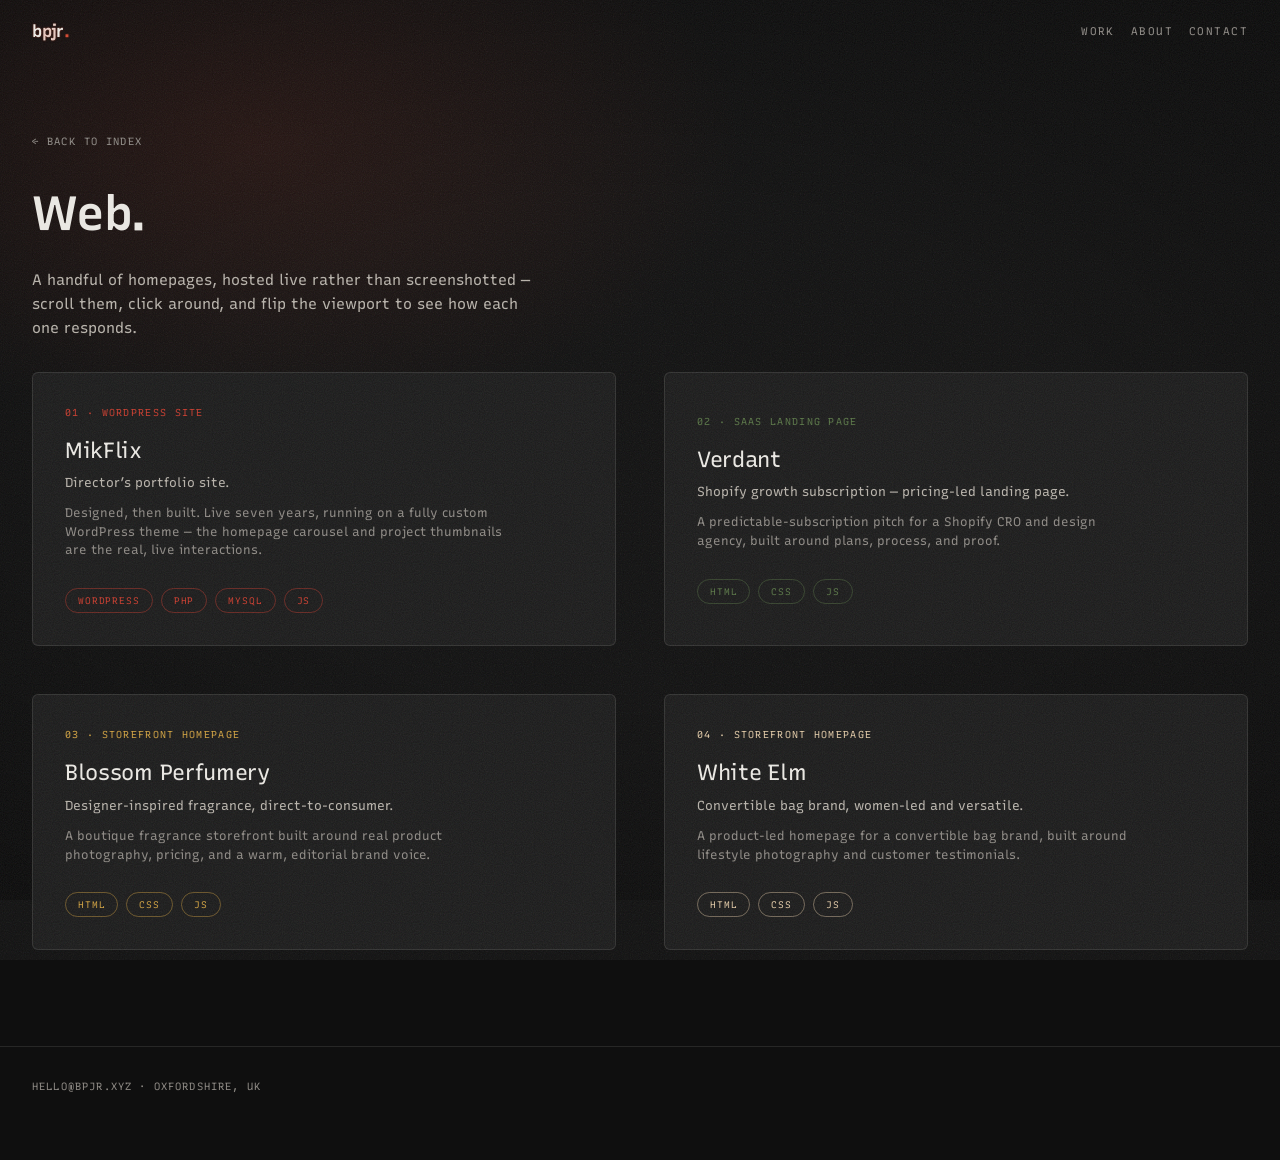
<file: web/index.html>
<!DOCTYPE html>
<html lang="en-GB">
<head>
<meta charset="utf-8">
<meta name="viewport" content="width=device-width, initial-scale=1">
<title>bpjr — web</title>
<meta name="description" content="Web work by Blayze Reid — standalone homepages, live and interactive.">
<meta name="theme-color" content="#0f0f0f">

<link rel="icon" href="/favicon.svg" type="image/svg+xml">
<link rel="apple-touch-icon" href="/apple-touch-icon.png">

<link rel="preconnect" href="https://fonts.googleapis.com">
<link rel="preconnect" href="https://fonts.gstatic.com" crossorigin>
<link href="https://fonts.googleapis.com/css2?family=Recursive:CASL,CRSV,MONO,slnt,wght@0..1,0..1,0..1,-15..0,300..1000&display=swap" rel="stylesheet">
<link rel="stylesheet" href="/assets/css/main.css?v=3">
<link rel="stylesheet" href="/web/css/web.css?v=16">
</head>
<body>

<div id="bg" aria-hidden="true"></div>
<div id="grain" aria-hidden="true"></div>

<main class="stage">
  <header class="hd web-hd">
    <a class="mark web-mark" href="/"><span class="livemark"><span class="lm-glow" aria-hidden="true">b<span class="lm-pj-g">pj</span><span class="lm-r-g">r</span><span class="lm-dot-g">.</span></span>b<span class="lm-pj">pj</span><span class="lm-r">r</span><i class="dot">.</i></span></a>
    <span class="slot" aria-hidden="true"></span>
    <nav class="navs"><a href="/#work">Work</a><a href="/#about">About</a><a href="/#contact">Contact</a></nav>
  </header>

  <section class="web-hero">
    <a class="web-back" href="/">&larr; Back to index</a>
    <h1>Web.</h1>
    <p class="sub">A handful of homepages, hosted live rather than screenshotted &mdash; scroll them, click around, and flip the viewport to see how each one responds.</p>
  </section>

  <section class="web-grid" id="webGrid"></section>

  <footer class="pg"><a class="contact-email" href="mailto:hello@bpjr.xyz">hello@bpjr.xyz</a> &middot; Oxfordshire, UK</footer>
</main>

<div class="expand-overlay" id="expandOverlay" hidden>
  <div class="expand-panel" id="expandPanel">
    <button class="expand-close" id="expandClose" type="button" aria-label="Close">&times;</button>
    <div class="expand-details">
      <span class="ed-kicker" id="edKicker"></span>
      <h2 id="edTitle"></h2>
      <p class="ed-sub" id="edSub"></p>
      <p class="ed-blurb" id="edBlurb"></p>
      <span class="tools" id="edTags"></span>
      <div class="viewport-toggle" id="viewportToggle">
        <button type="button" data-vp="desktop" class="on" aria-label="Desktop view">
          <svg viewBox="0 0 20 16" fill="none"><rect x="1" y="1" width="18" height="12" rx="1.5" stroke="currentColor" stroke-width="1.3"/><path d="M7 15h6" stroke="currentColor" stroke-width="1.3" stroke-linecap="round"/></svg>
          <span>Desktop</span>
        </button>
        <button type="button" data-vp="mobile" aria-label="Mobile view">
          <svg viewBox="0 0 12 20" fill="none"><rect x="1" y="1" width="10" height="18" rx="1.8" stroke="currentColor" stroke-width="1.3"/><path d="M4.5 16.5h3" stroke="currentColor" stroke-width="1.3" stroke-linecap="round"/></svg>
          <span>Mobile</span>
        </button>
      </div>
      <a class="row-link" id="edLink" href="#" target="_blank" rel="noopener noreferrer" hidden>Open live site &#8599;</a>
    </div>
    <div class="expand-frame-col">
      <div class="expand-frame-wrap" id="expandFrameWrap">
        <div class="expand-scale" id="expandScale">
          <iframe id="expandFrame" title="Site preview"></iframe>
        </div>
      </div>
    </div>
  </div>
</div>

<script src="/web/js/web.js?v=16"></script>
</body>
</html>
</file>
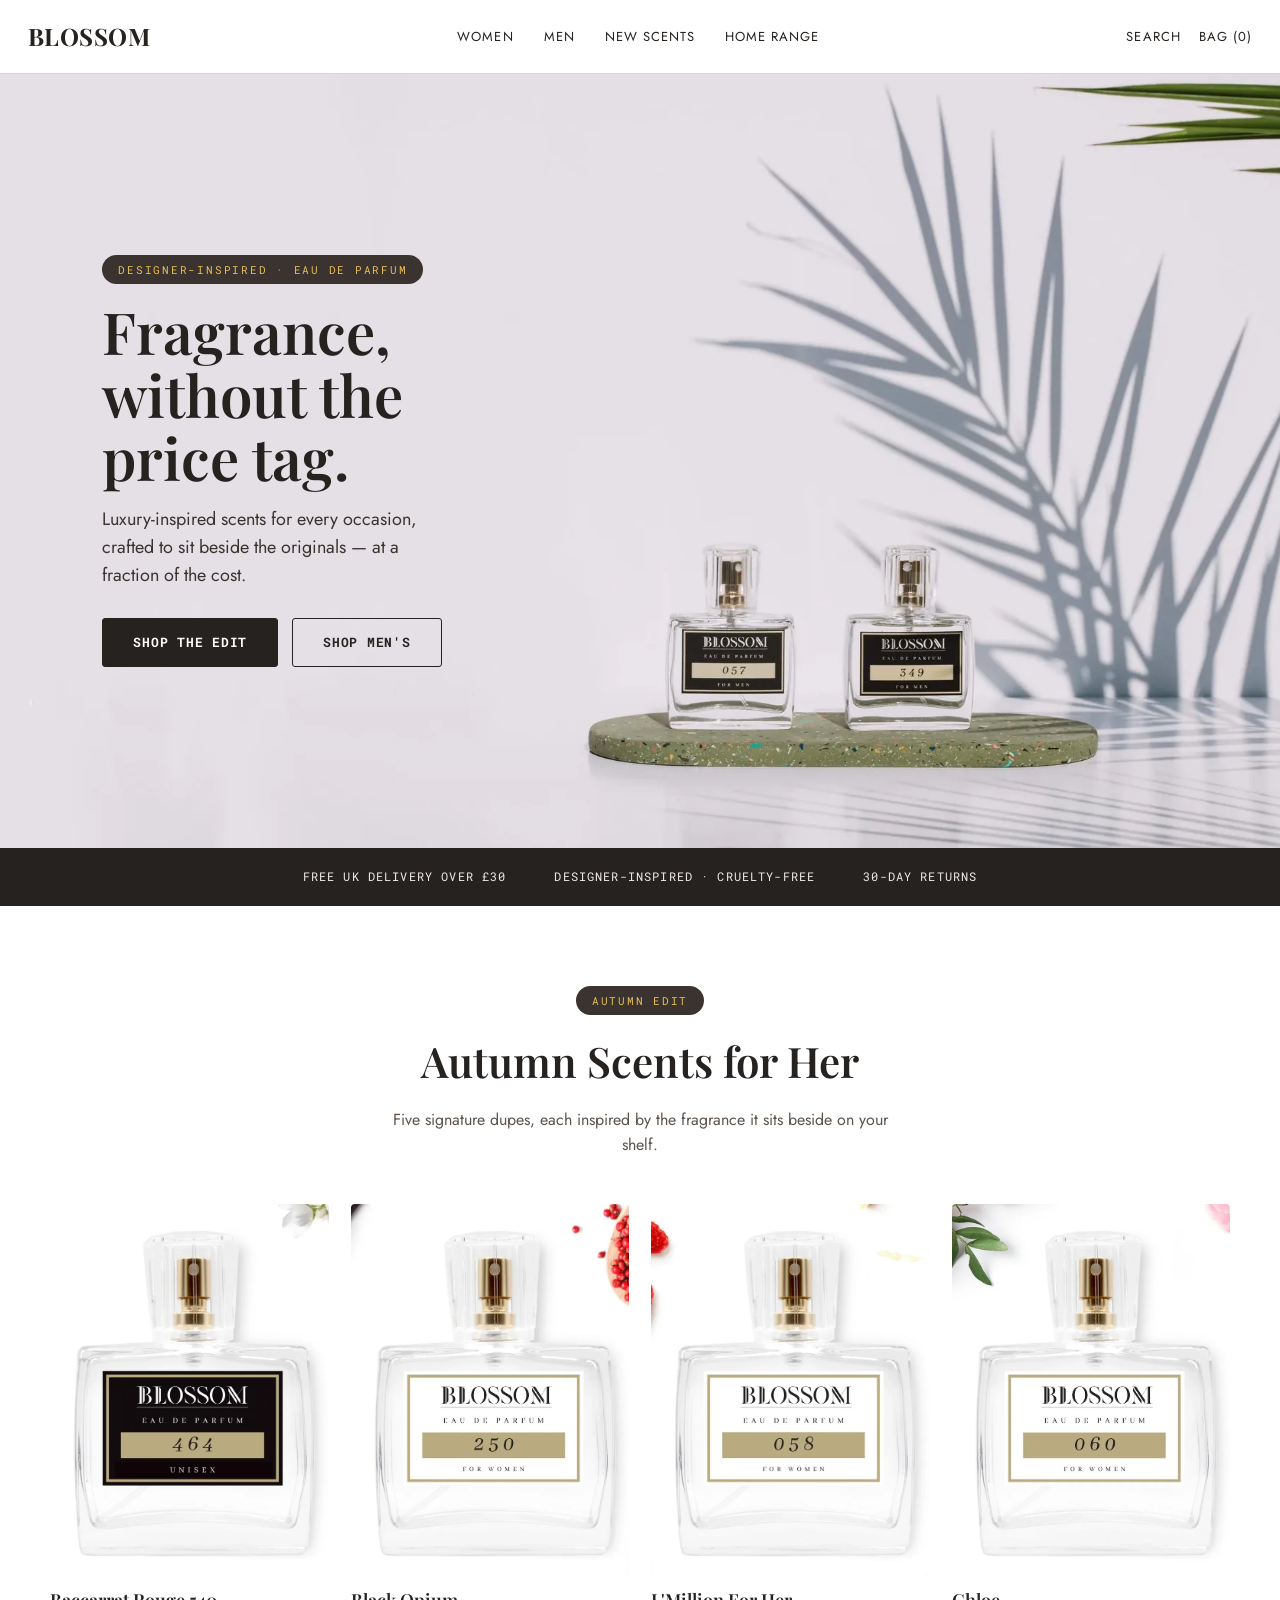
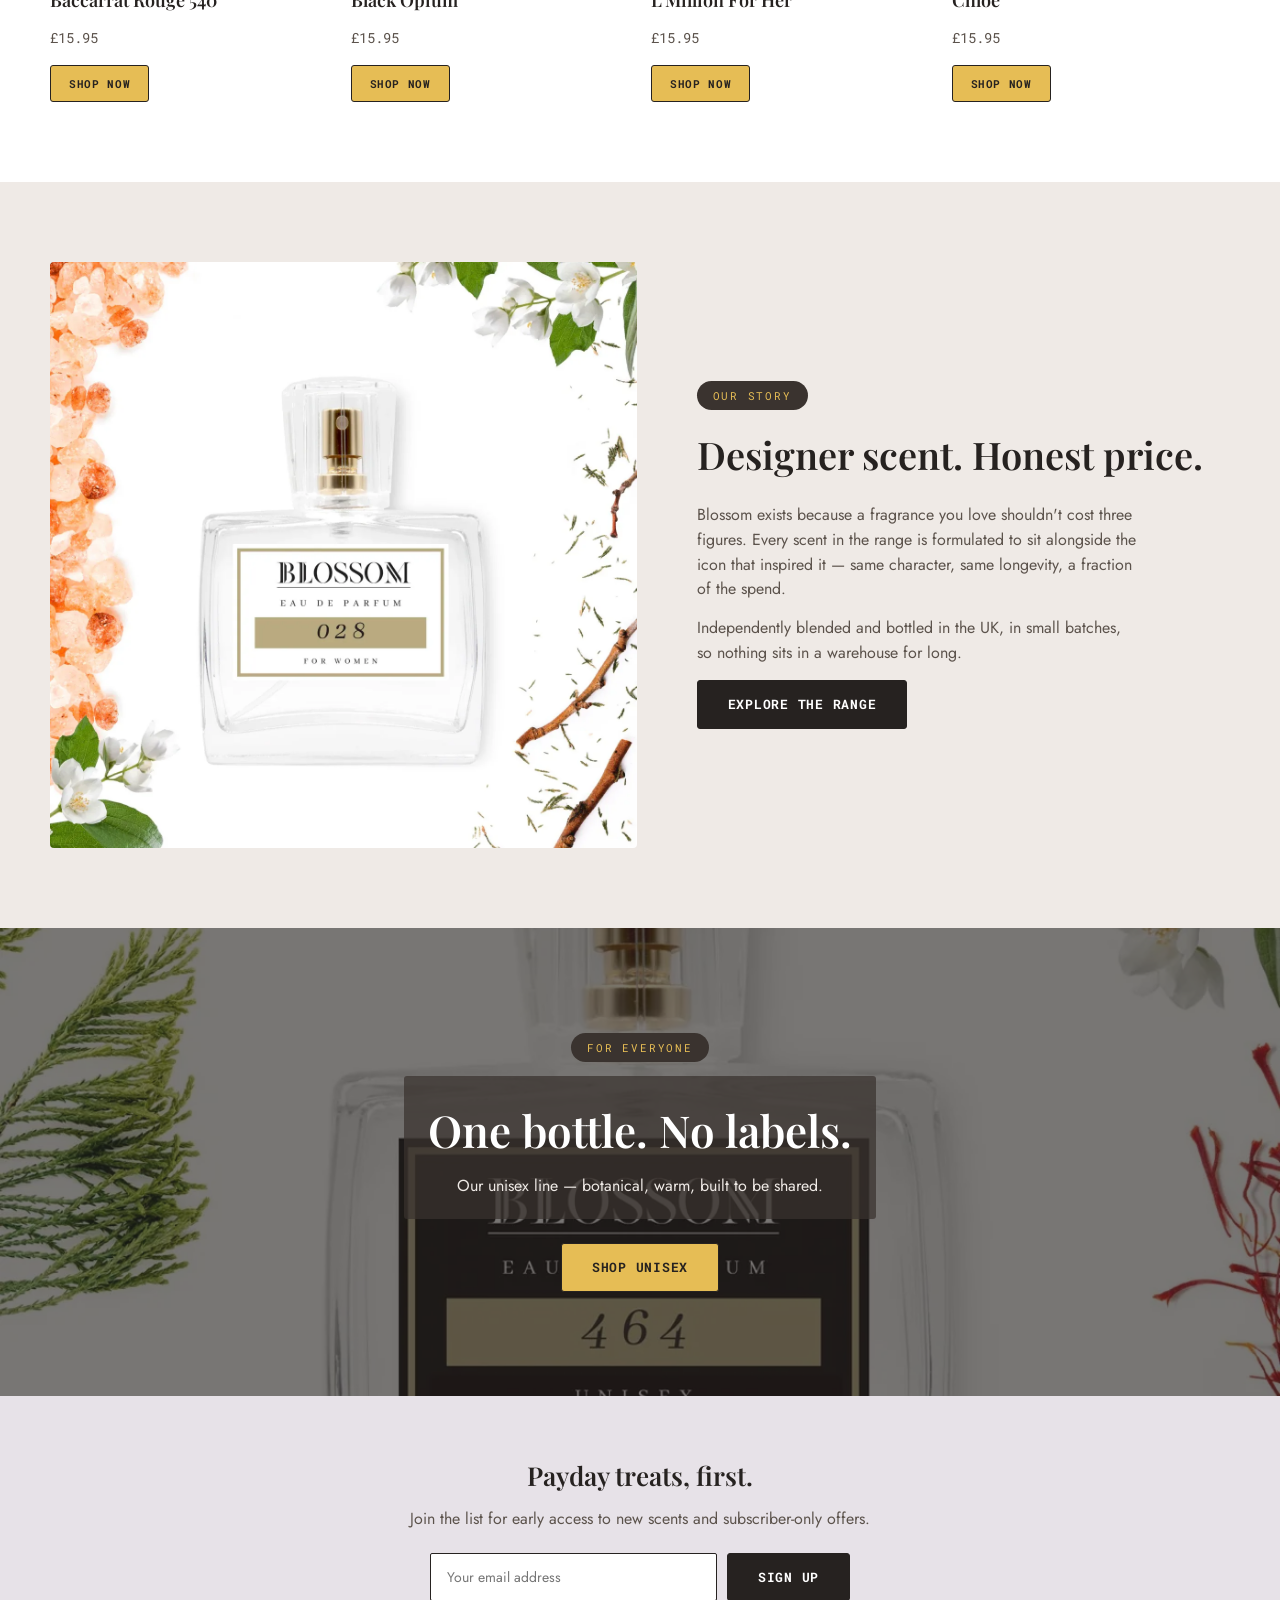
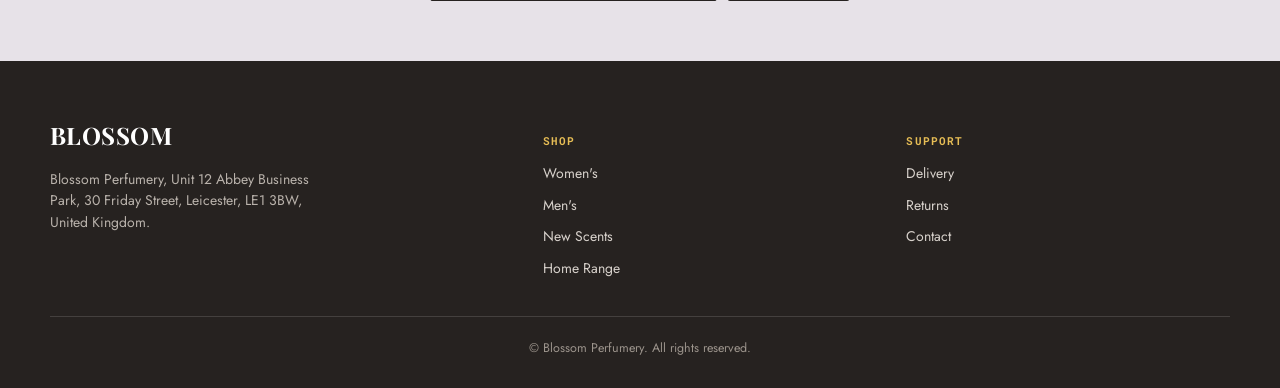
<file: web/sites/blossom/index.html>
<!DOCTYPE html>
<html lang="en-GB">
<head>
<meta charset="utf-8">
<meta name="viewport" content="width=device-width, initial-scale=1">
<title>Blossom Perfumery — Designer-inspired fragrance</title>
<link rel="preconnect" href="https://fonts.googleapis.com">
<link rel="preconnect" href="https://fonts.gstatic.com" crossorigin>
<link href="https://fonts.googleapis.com/css2?family=Playfair+Display:ital,wght@0,500;0,600;0,700;1,500&family=Jost:wght@400;500;600&family=Roboto+Mono:wght@500;700&display=swap" rel="stylesheet">
<style>
:root{
  --ink:#262220; --ink2:#272322; --gold:#e6bd55; --cream:#efeae6; --lilac:#e7e2e8; --line:#dcd5cf;
}
*{box-sizing:border-box}
body{margin:0;background:#fff;color:var(--ink);font-family:Jost,sans-serif;font-size:16px;line-height:1.55}
h1,h2,h3{font-family:'Playfair Display',serif;font-weight:600;margin:0}
p{margin:0}
img{max-width:100%;display:block}
a{color:inherit;text-decoration:none}
.wrap{max-width:1180px;margin:0 auto;padding:0 28px}
.eyebrow{
  display:inline-flex;align-items:center;
  font-family:'Roboto Mono',monospace;font-size:11px;letter-spacing:.16em;text-transform:uppercase;color:var(--gold);
  background:#3a332f;padding:6px 16px;border-radius:100px;
}

.btn{
  display:inline-flex;align-items:center;gap:8px;padding:14px 30px;border-radius:3px;
  font-family:'Roboto Mono',monospace;font-weight:700;font-size:12.5px;letter-spacing:.06em;text-transform:uppercase;
  border:1px solid var(--ink);cursor:pointer;transition:transform .15s ease,background .2s;
}
.btn:hover{transform:translateY(-1px)}
.btn-gold{background:var(--gold);color:var(--ink)}
.btn-gold:hover{background:#dcab3d}
.btn-dark{background:var(--ink);color:#fff;border-color:var(--ink)}
.btn-dark:hover{background:#3a332f}
.btn-outline{background:transparent;color:var(--ink)}
.btn-outline:hover{background:var(--ink);color:#fff}

/* nav */
.nav{position:sticky;top:0;z-index:30;background:rgba(255,255,255,.94);backdrop-filter:blur(8px);border-bottom:1px solid var(--line)}
.nav-in{display:flex;align-items:center;justify-content:space-between;padding:18px 28px}
.logo{font-family:'Playfair Display',serif;font-size:24px;font-weight:700;letter-spacing:.02em}
.nav-links{display:flex;gap:30px;list-style:none;margin:0;padding:0;font-size:13px;letter-spacing:.08em;text-transform:uppercase}
.nav-links a:hover{color:var(--gold)}
.nav-icons{display:flex;gap:18px;font-size:13px;letter-spacing:.08em;text-transform:uppercase}
.burger{display:none;background:none;border:0;cursor:pointer}
.burger span{display:block;width:22px;height:2px;background:var(--ink);margin:5px 0}

/* hero */
.hero{position:relative;min-height:86vh;display:flex;align-items:center;overflow:hidden}
.hero img{position:absolute;inset:0;width:100%;height:100%;object-fit:cover;z-index:0}
.hero-copy{position:relative;z-index:1;padding:0 8%;max-width:560px}
.hero-copy .eyebrow{margin-bottom:16px}
.hero-copy h1{font-size:clamp(34px,5vw,58px);line-height:1.08;margin-bottom:18px}
.hero-copy p{font-size:18px;max-width:36ch;margin-bottom:28px;color:#3a332f}
.hero-btns{display:flex;gap:14px;flex-wrap:wrap}

/* trust bar */
.trust{display:flex;justify-content:center;gap:48px;flex-wrap:wrap;padding:20px 24px;background:var(--ink);color:var(--cream);
  font-family:'Roboto Mono',monospace;font-size:11.5px;letter-spacing:.1em;text-transform:uppercase}

/* section titles */
.section{padding:80px 28px}
.section-head{text-align:center;max-width:520px;margin:0 auto 46px}
.section-head h2{font-size:clamp(28px,3.6vw,42px)}
.section-head p{margin-top:14px;color:#5c534c}

/* product grid */
.products{display:grid;grid-template-columns:repeat(4,1fr);gap:22px;max-width:1180px;margin:0 auto}
.product{display:flex;flex-direction:column;gap:12px}
.product .shot{border-radius:4px;overflow:hidden;background:var(--lilac);aspect-ratio:3/4}
.product .shot img{width:100%;height:100%;object-fit:cover;transition:transform .5s ease}
.product:hover .shot img{transform:scale(1.05)}
.product h3{font-family:'Playfair Display',serif;font-weight:600;font-size:18px}
.product .price{font-family:'Roboto Mono',monospace;font-size:14px;color:#5c534c}
.product .btn{align-self:flex-start;padding:9px 18px;font-size:11px;margin-top:4px}

/* story split */
.story{display:grid;grid-template-columns:1.1fr 1fr;gap:60px;align-items:center;max-width:1180px;margin:0 auto}
.story img{border-radius:4px}
.story .eyebrow{margin-bottom:16px}
.story h2{font-size:clamp(26px,3.4vw,38px);margin-bottom:18px}
.story p{color:#5c534c;margin-bottom:14px;max-width:44ch}

/* banner */
.banner{position:relative;min-height:52vh;display:flex;align-items:center;justify-content:center;text-align:center;overflow:hidden}
.banner img{position:absolute;inset:0;width:100%;height:100%;object-fit:cover;z-index:0}
.banner::after{content:"";position:absolute;inset:0;background:rgba(38,34,32,.62);z-index:0}
.banner-copy{position:relative;z-index:1;color:#fff;max-width:520px;padding:0 24px}
.banner-copy .eyebrow{color:var(--gold);margin-bottom:14px}
.banner-copy h2{color:#fff;font-size:clamp(28px,4vw,44px);margin-bottom:10px}
.banner-textbox{background:rgba(58,51,47,.72);border-radius:3px;padding:20px 24px;margin-bottom:24px}

/* newsletter */
.news{background:var(--lilac);padding:60px 28px;text-align:center}
.news h2{font-size:26px;margin-bottom:10px}
.news p{color:#5c534c;margin-bottom:22px}
.news-form{display:flex;gap:10px;max-width:420px;margin:0 auto;flex-wrap:wrap;justify-content:center}
.news-form input{flex:1;min-width:200px;padding:13px 16px;border:1px solid var(--ink);border-radius:2px;font-family:Jost;font-size:14px}

footer{background:var(--ink);color:var(--cream);padding:56px 28px 30px}
.foot-grid{display:grid;grid-template-columns:1.4fr 1fr 1fr;gap:40px;max-width:1180px;margin:0 auto;padding-bottom:36px;border-bottom:1px solid rgba(239,234,230,.15)}
.foot-grid .logo{color:#fff;margin-bottom:14px;display:block}
.foot-grid p{color:#b9b2ab;font-size:14px;max-width:34ch}
.foot-grid h4{font-family:'Roboto Mono',monospace;font-size:11px;letter-spacing:.1em;text-transform:uppercase;color:var(--gold);margin-bottom:14px}
.foot-grid ul{list-style:none;margin:0;padding:0;display:flex;flex-direction:column;gap:10px;font-size:14px;color:#d8d2cc}
.foot-bottom{text-align:center;padding-top:22px;font-size:12.5px;color:#9c948c}

@media (max-width:680px){
  .nav-links,.nav-icons{display:none}
  .burger{display:block}
  .products{grid-template-columns:repeat(2,1fr)}
  .story{grid-template-columns:1fr;gap:30px}
  .foot-grid{grid-template-columns:1fr}
}
@media (max-width:520px){
  .products{grid-template-columns:1fr 1fr;gap:14px}
  .section{padding:56px 18px}
  .trust{gap:20px}
}
</style>
<link rel="stylesheet" href="/assets/preloader/preloader.css">
</head>
<body>

<div id="bpjr-preloader" style="--pl-bg:#fff;--pl-ink:#262220;--pl-accent:#e6bd55">
  <span class="pl-word">
    <span class="pl-l" data-l="b">b</span><span class="pl-l" data-l="p">p</span><span class="pl-l" data-l="j">j</span><span class="pl-l" data-l="r">r</span><i class="pl-l pl-dot" data-l=".">.</i>
  </span>
</div>

<nav class="nav">
  <div class="nav-in">
    <a class="logo" href="#">BLOSSOM</a>
    <ul class="nav-links">
      <li><a href="#women">Women</a></li>
      <li><a href="#men">Men</a></li>
      <li><a href="#scents">New Scents</a></li>
      <li><a href="#home">Home Range</a></li>
    </ul>
    <div class="nav-icons"><a href="#">Search</a><a href="#">Bag (0)</a></div>
    <button class="burger" aria-label="Menu"><span></span><span></span><span></span></button>
  </div>
</nav>

<header class="hero">
  <img src="img/hero.webp" alt="">
  <div class="hero-copy">
    <span class="eyebrow">Designer-inspired · Eau de Parfum</span>
    <h1>Fragrance, without the price tag.</h1>
    <p>Luxury-inspired scents for every occasion, crafted to sit beside the originals — at a fraction of the cost.</p>
    <div class="hero-btns">
      <a class="btn btn-dark" href="#scents">Shop the edit</a>
      <a class="btn btn-outline" href="#men">Shop men's</a>
    </div>
  </div>
</header>

<div class="trust">
  <span>Free UK delivery over £30</span>
  <span>Designer-inspired · Cruelty-free</span>
  <span>30-day returns</span>
</div>

<section class="section" id="scents">
  <div class="section-head">
    <span class="eyebrow">Autumn Edit</span>
    <h2 style="margin-top:14px">Autumn Scents for Her</h2>
    <p>Five signature dupes, each inspired by the fragrance it sits beside on your shelf.</p>
  </div>
  <div class="products">
    <div class="product">
      <div class="shot"><img src="img/bottle-baccarat.webp" alt="Baccarrat Rouge 540 (Inspired by)"></div>
      <h3>Baccarrat Rouge 540</h3>
      <span class="price">£15.95</span>
      <a class="btn btn-gold" href="#">Shop now</a>
    </div>
    <div class="product">
      <div class="shot"><img src="img/bottle-blackopium.webp" alt="Black Opium (Inspired by)"></div>
      <h3>Black Opium</h3>
      <span class="price">£15.95</span>
      <a class="btn btn-gold" href="#">Shop now</a>
    </div>
    <div class="product">
      <div class="shot"><img src="img/bottle-lmillion.webp" alt="L'Million For Her (Inspired by)"></div>
      <h3>L'Million For Her</h3>
      <span class="price">£15.95</span>
      <a class="btn btn-gold" href="#">Shop now</a>
    </div>
    <div class="product">
      <div class="shot"><img src="img/bottle-chloe.webp" alt="Chloe (Inspired by)"></div>
      <h3>Chloe</h3>
      <span class="price">£15.95</span>
      <a class="btn btn-gold" href="#">Shop now</a>
    </div>
  </div>
</section>

<section class="section" style="background:var(--cream)">
  <div class="story">
    <img src="img/bottle-women.webp" alt="">
    <div>
      <span class="eyebrow">Our story</span>
      <h2>Designer scent. Honest price.</h2>
      <p>Blossom exists because a fragrance you love shouldn't cost three figures. Every scent in the range is formulated to sit alongside the icon that inspired it — same character, same longevity, a fraction of the spend.</p>
      <p>Independently blended and bottled in the UK, in small batches, so nothing sits in a warehouse for long.</p>
      <a class="btn btn-dark" href="#scents">Explore the range</a>
    </div>
  </div>
</section>

<div class="banner">
  <img src="img/bottle-botanical.webp" alt="">
  <div class="banner-copy">
    <span class="eyebrow">For Everyone</span>
    <div class="banner-textbox">
      <h2>One bottle. No labels.</h2>
      <p style="color:#efeae6">Our unisex line — botanical, warm, built to be shared.</p>
    </div>
    <a class="btn btn-gold" href="#">Shop unisex</a>
  </div>
</div>

<div class="news">
  <h2>Payday treats, first.</h2>
  <p>Join the list for early access to new scents and subscriber-only offers.</p>
  <form class="news-form" onsubmit="return false">
    <input type="email" placeholder="Your email address" required>
    <button class="btn btn-dark" type="submit">Sign up</button>
  </form>
</div>

<footer>
  <div class="foot-grid">
    <div>
      <span class="logo">BLOSSOM</span>
      <p>Blossom Perfumery, Unit 12 Abbey Business Park, 30 Friday Street, Leicester, LE1 3BW, United Kingdom.</p>
    </div>
    <div>
      <h4>Shop</h4>
      <ul><li><a href="#women">Women's</a></li><li><a href="#men">Men's</a></li><li><a href="#scents">New Scents</a></li><li><a href="#home">Home Range</a></li></ul>
    </div>
    <div>
      <h4>Support</h4>
      <ul><li><a href="#">Delivery</a></li><li><a href="#">Returns</a></li><li><a href="#">Contact</a></li></ul>
    </div>
  </div>
  <p class="foot-bottom">© Blossom Perfumery. All rights reserved.</p>
</footer>

<script src="/assets/preloader/preloader.js"></script>
</body>
</html>
</file>
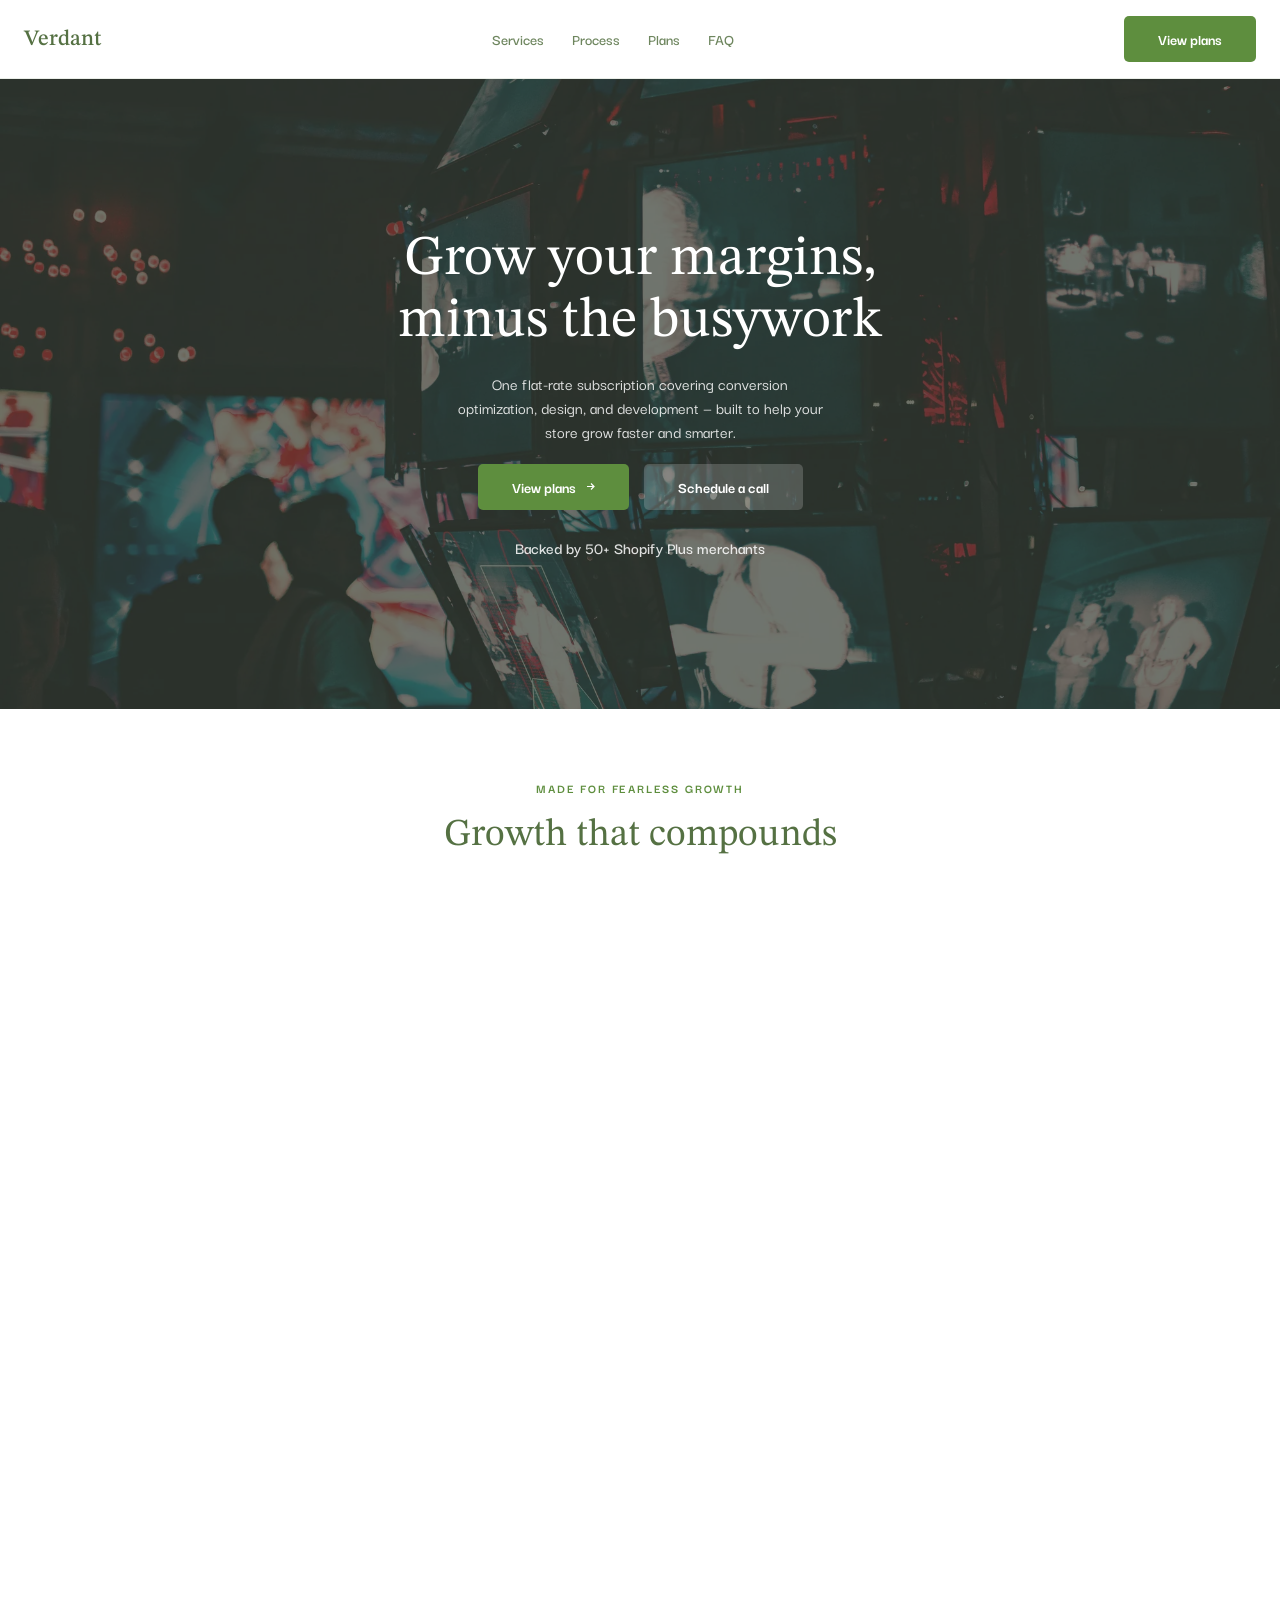
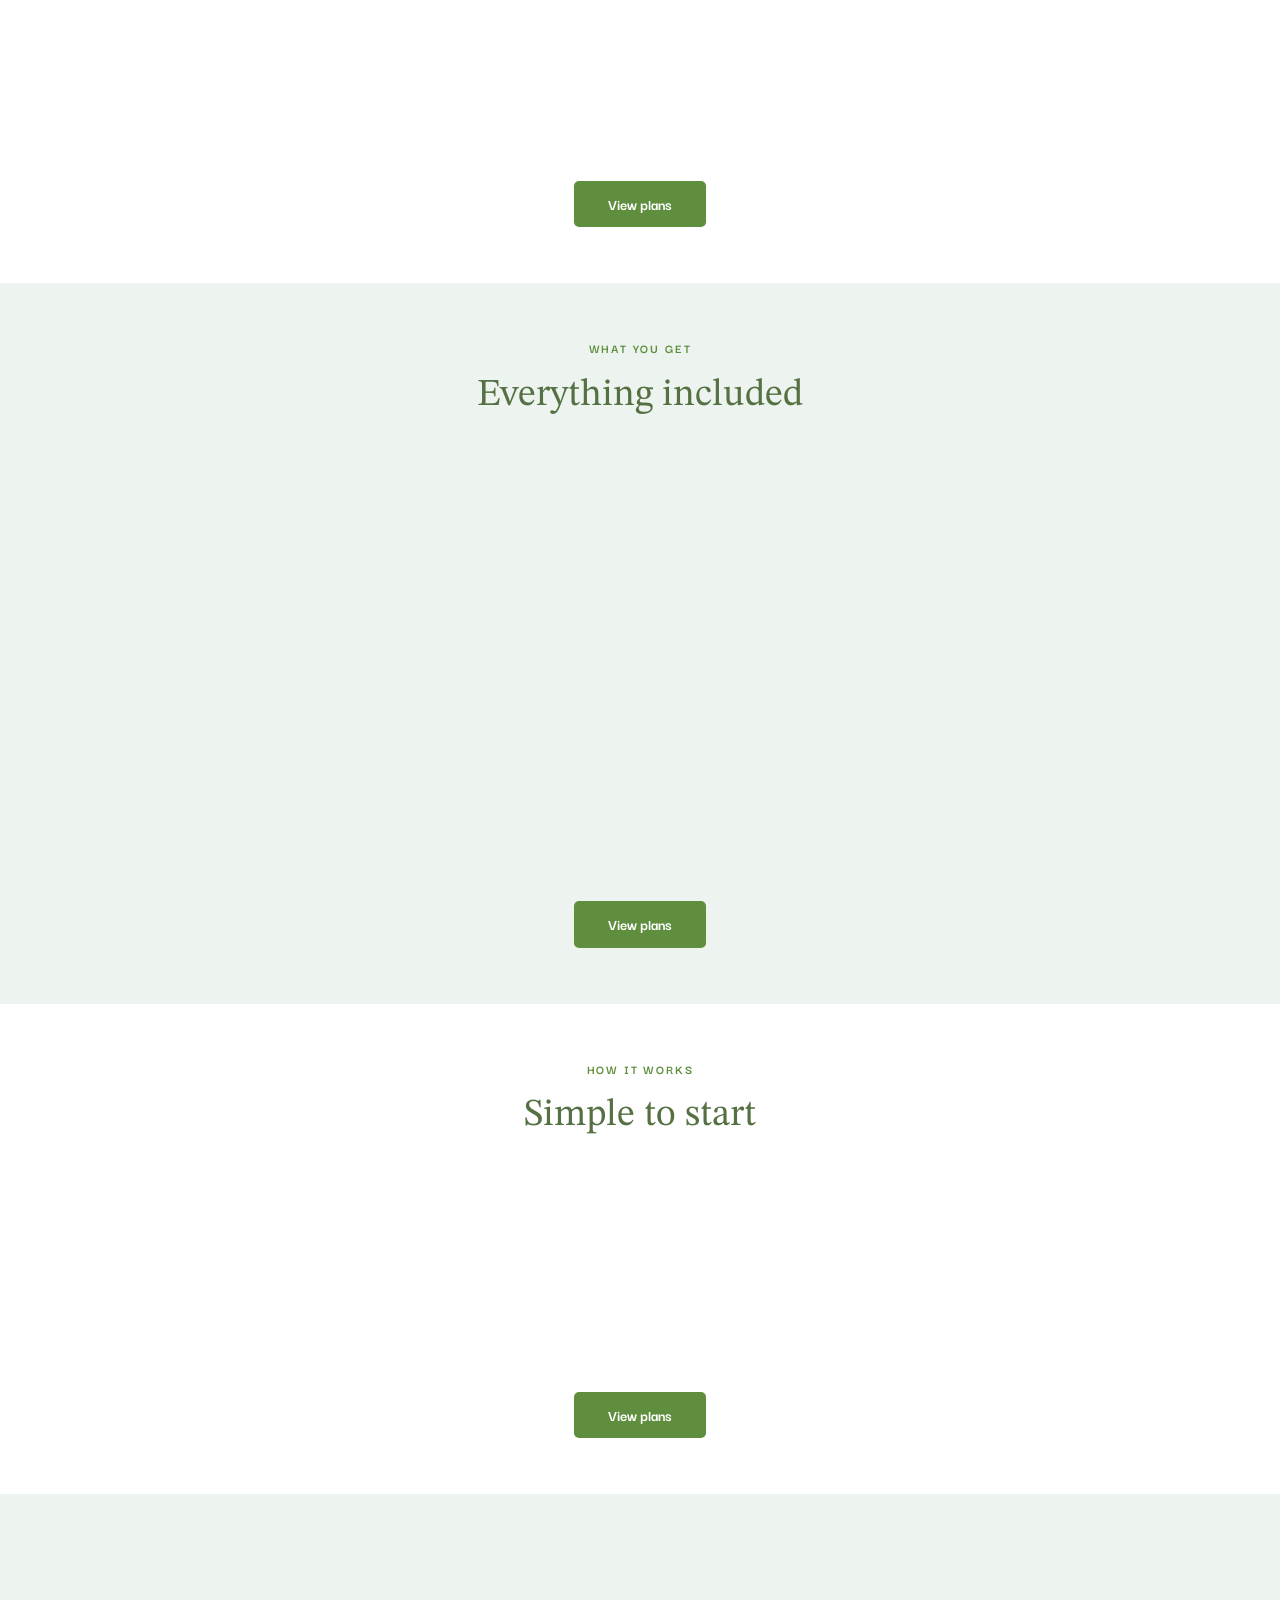
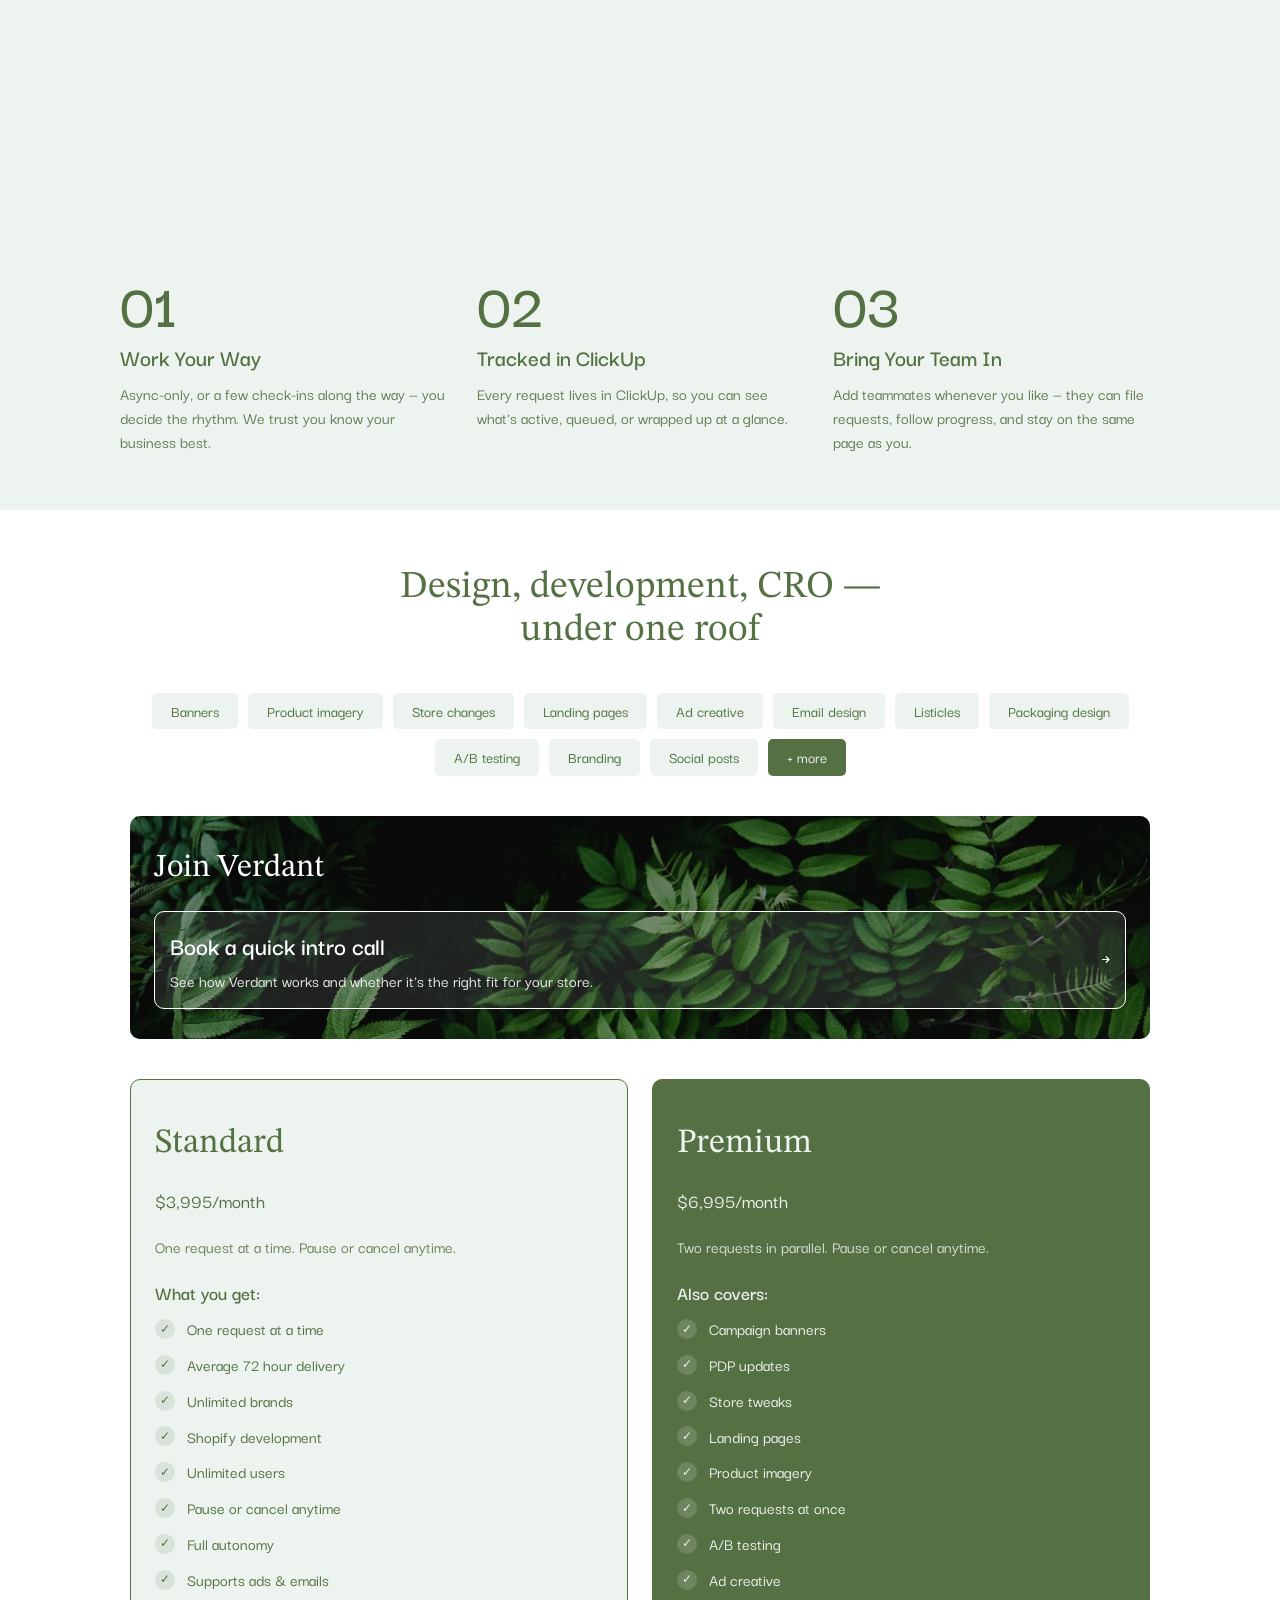
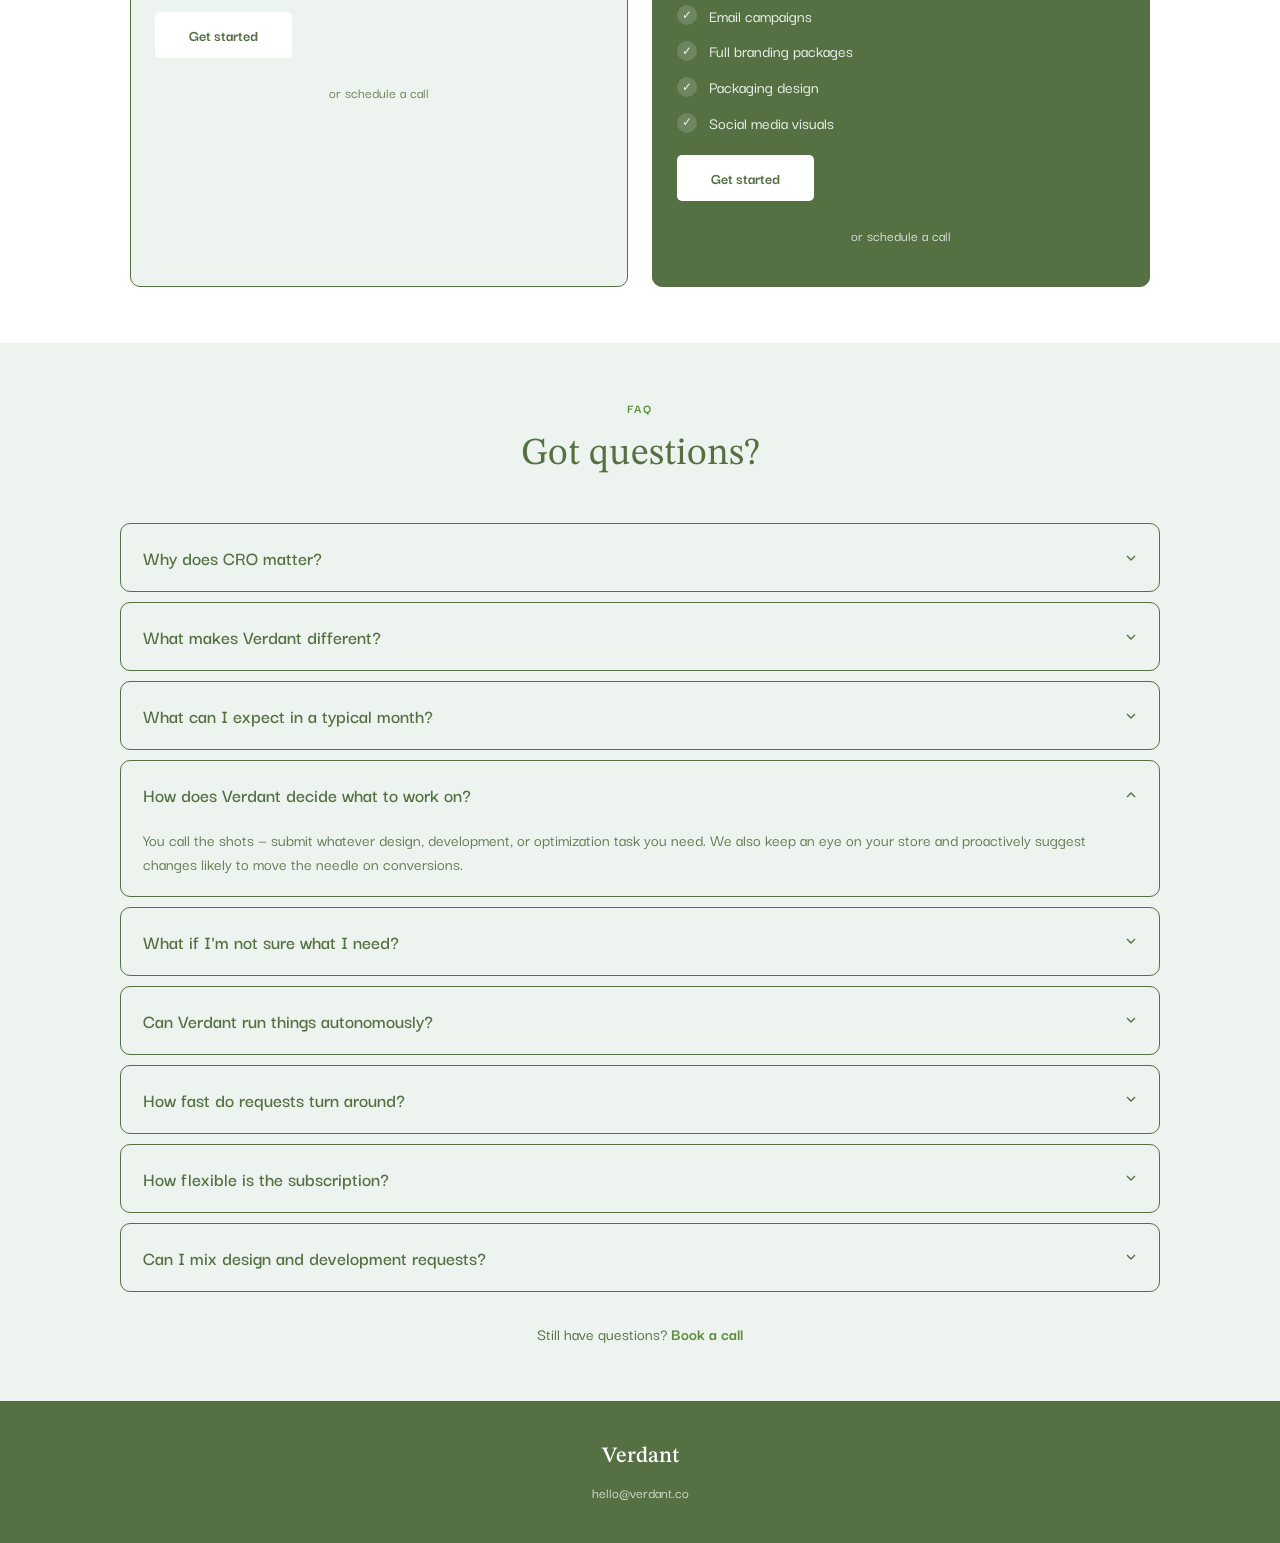
<file: web/sites/verdant/index.html>
<!DOCTYPE html>
<html lang="en">
<head>
<meta charset="utf-8">
<meta name="viewport" content="width=device-width, initial-scale=1">
<title>Verdant — Growth that compounds</title>
<link rel="preconnect" href="https://fonts.googleapis.com">
<link rel="preconnect" href="https://fonts.gstatic.com" crossorigin>
<link href="https://fonts.googleapis.com/css2?family=STIX+Two+Text:ital,wght@0,400..700;1,400..700&family=Darker+Grotesque:wght@500;600;700&display=swap" rel="stylesheet">
<style>
:root{
  --ink:#557143; --bright:#5e8e3e; --bg:#edf3ee; --white:#fff; --dark:#394138;
  --gap:24px;
}
*{box-sizing:border-box}
html{scroll-behavior:smooth}
body{margin:0;background:var(--white);color:var(--ink);font-family:'Darker Grotesque',sans-serif;font-weight:500;font-size:17px;line-height:1.4}
/* type scale: h1/h2 are the serif display face at two clearly distinct
   sizes; h3/h4 drop to the sans body face — the source Figma only ever
   used the serif for headline-level text, not card/feature titles, and
   applying it everywhere (the previous h1,h2,h3 rule) was what read as
   mismatched. .eyebrow is a label, not a heading — sized well below h2
   rather than competing with it. */
h1,h2{font-family:'STIX Two Text',serif;font-weight:400;margin:0}
h3,h4{font-family:'Darker Grotesque',sans-serif;font-weight:600;margin:0}
p{margin:0}
img{max-width:100%;display:block}
.wrap{max-width:1160px;margin:0 auto;padding:0 24px}
a{color:inherit}

.btn{
  display:inline-flex;align-items:center;gap:10px;padding:12px 34px;border-radius:5px;
  font-family:'Darker Grotesque',sans-serif;font-weight:700;font-size:16px;text-decoration:none;
  border:0;cursor:pointer;transition:transform .15s ease, opacity .2s ease;
}
.btn:hover{transform:translateY(-1px)}
.btn-primary{background:var(--bright);color:#fff}
.btn-primary:hover{background:#4d7b32}
.btn-ghost{background:rgba(241,241,241,.2);color:#fff}
.btn-ghost:hover{background:rgba(241,241,241,.32)}
.btn-light{background:#fff;color:var(--ink)}
.btn-light:hover{background:#f4f4f4}
.btn svg{width:9px;height:9px}

/* nav */
.nav{position:sticky;top:0;z-index:20;background:rgba(255,255,255,.92);backdrop-filter:blur(8px);border-bottom:1px solid rgba(85,113,67,.12)}
.nav-in{display:flex;align-items:center;justify-content:space-between;padding:16px 24px}
.logo{font-family:'STIX Two Text',serif;font-size:22px;color:var(--ink);text-decoration:none}
.nav-links{display:flex;gap:28px;list-style:none;margin:0;padding:0;font-size:16px;font-weight:600}
.nav-links a{text-decoration:none;opacity:.85}
.nav-links a:hover{opacity:1;color:var(--bright)}
.nav-cta{display:flex}
.burger{display:none;background:none;border:0;cursor:pointer;padding:6px}
.burger span{display:block;width:22px;height:2px;background:var(--ink);margin:5px 0}

/* hero */
.hero{
  position:relative;min-height:70vh;display:flex;flex-direction:column;align-items:center;justify-content:center;
  gap:20px;text-align:center;padding:80px 24px;color:#fff;overflow:hidden;
}
.hero::before{
  content:"";position:absolute;inset:0;background:url("img/hero.webp") center/cover;z-index:0;
}
.hero::after{content:"";position:absolute;inset:0;background:var(--dark);opacity:.72;z-index:0}
.hero>*{position:relative;z-index:1}
.hero h1{font-size:clamp(36px,5vw,56px);line-height:1.1;max-width:18ch}
.hero p{max-width:42ch;opacity:.85;font-size:17px}
.hero-btns{display:flex;gap:15px;flex-wrap:wrap;justify-content:center}
.trust{display:flex;align-items:center;gap:8px;font-weight:600;opacity:.85;margin-top:6px}

/* section frame */
.intro{text-align:center;max-width:600px;margin:0 auto;padding:70px 24px 10px;display:flex;flex-direction:column;gap:16px}
.eyebrow{
  font-family:'Darker Grotesque',sans-serif;font-size:13px;font-weight:700;
  letter-spacing:.14em;text-transform:uppercase;color:var(--bright);
}
.intro h2, .section h2.headline{font-size:clamp(26px,3.2vw,38px);line-height:1.15}
.section{padding:56px 24px}
.section.tint{background:var(--bg)}

/* section 1 feature cards — icon+heading+copy, plus a small hand-drawn
   SVG diagram per card instead of a stock photo (see .diagram below) */
.cards-1{display:flex;flex-direction:column;gap:20px;max-width:1020px;margin:44px auto 0}
.card{background:var(--bg);border:1px solid var(--ink);border-radius:10px;padding:40px;display:flex;flex-direction:column;gap:24px}
.card-row{display:flex;flex-direction:column;gap:24px}
.card-row.split{display:grid;grid-template-columns:1fr 1fr;gap:24px}
.feat-top{display:flex;gap:17px;align-items:flex-start}
.feat-icon{width:40px;height:40px;flex:none;color:var(--ink)}
.feat-text h3{font-size:24px;margin-bottom:8px}
.feat-text p{opacity:.9}

.diagram{display:block;width:100%;height:auto}
.diagram-float{float:right;width:180px;max-width:42%;margin:0 0 14px 20px}
.diagram-revenue,.diagram-flow{margin-top:6px}
/* the revenue line draws itself in once its card scrolls into view — see
   .reveal.in below, which is what actually adds the trigger class */
.graph-actual{stroke-dasharray:600;stroke-dashoffset:600;transition:stroke-dashoffset 5s cubic-bezier(.2,.85,.24,1) .3s}
.graph-dot{opacity:0;transition:opacity .4s ease 5s}
.reveal.in .graph-actual{stroke-dashoffset:0}
.reveal.in .graph-dot{opacity:1}

/* --- scroll reveal ---------------------------------------------------------
   fade + lift once a block is ~15% into the viewport (see the
   IntersectionObserver in the script at the bottom) */
.reveal{opacity:0;transform:translateY(26px);transition:opacity .7s ease,transform .7s cubic-bezier(.2,.85,.24,1)}
.reveal.in{opacity:1;transform:translateY(0)}
@media (prefers-reduced-motion:reduce){
  .reveal{opacity:1;transform:none;transition:none}
  .graph-actual{stroke-dashoffset:0;transition:none}
  .graph-dot{opacity:1;transition:none}
}

/* section 2 grid — hand-drawn line icons, one per benefit, same stroke
   style throughout rather than reused Figma raster thumbnails */
.grid-3{display:grid;grid-template-columns:repeat(3,1fr);gap:36px;max-width:1040px;margin:40px auto 0}
.benefit{display:flex;flex-direction:column;align-items:center;text-align:center;gap:16px}
.benefit svg{width:44px;height:44px;color:var(--ink)}
.benefit h3{font-size:24px}
.benefit p{opacity:.9;font-size:17px}
.center-btn{text-align:center;margin-top:36px}

/* process */
.process{display:grid;grid-template-columns:repeat(4,1fr);gap:30px;max-width:1040px;margin:36px auto 0}
.step h3{font-size:24px;margin-bottom:10px}
.step p{opacity:.9;font-size:17px}

/* section4 */
.quote-card{max-width:1040px;margin:0 auto;background:#fff;border:1px solid var(--ink);border-radius:10px;padding:50px 34px;text-align:left}
.quote-card q{font-family:'STIX Two Text',serif;font-size:clamp(22px,2.6vw,32px);display:block;margin-bottom:20px;line-height:1.3}
.quote-card cite{font-style:normal;font-weight:600;font-size:24px}
.collab{display:grid;grid-template-columns:repeat(3,1fr);gap:30px;max-width:1040px;margin:40px auto 0}
.collab .num{font-size:64px;font-weight:600;line-height:1;margin-bottom:6px}
.collab h3{font-size:24px;margin-bottom:8px}
.collab p{opacity:.9;font-size:17px}

/* plans */
.chips{display:flex;flex-wrap:wrap;gap:10px;justify-content:center;max-width:1020px;margin:30px auto 0}
.chip{background:var(--bg);border-radius:5px;padding:7px 19px;font-size:16px}
.chip.more{background:var(--ink);color:var(--bg)}
.cta-banner{
  max-width:1020px;margin:40px auto 0;border-radius:10px;overflow:hidden;position:relative;
  padding:30px 24px;color:#fff;
}
.cta-banner::before{content:"";position:absolute;inset:0;background:url("img/cta-bg.webp") center/cover;z-index:0}
.cta-banner::after{content:"";position:absolute;inset:0;background:rgba(0,0,0,.5);z-index:0}
.cta-banner>*{position:relative;z-index:1}
.cta-banner h2{font-size:clamp(24px,3vw,32px);margin-bottom:20px}
.cta-inner{display:flex;justify-content:space-between;align-items:center;gap:20px;flex-wrap:wrap;
  border:1px solid #fff;border-radius:10px;background:rgba(237,243,238,.1);padding:15px}
.cta-inner h3{font-size:26px;font-weight:600;margin-bottom:6px}
.cta-inner p{font-size:17px;opacity:.9}

.pricing{display:grid;grid-template-columns:1fr 1fr;gap:24px;max-width:1020px;margin:40px auto 0}
.plan{border-radius:10px;border:1px solid var(--ink);padding:40px 24px;display:flex;flex-direction:column;gap:20px}
.plan.standard{background:var(--bg);color:var(--ink)}
.plan.premium{background:var(--ink);color:var(--bg)}
.plan h2{font-size:34px}
.plan .price{font-size:20px;font-weight:500}
.plan .desc{opacity:.85;font-size:17px}
.plan h4{font-size:20px;margin:0 0 10px}
.plan ul{list-style:none;margin:0;padding:0;display:flex;flex-direction:column;gap:12px}
.plan li{display:flex;align-items:center;gap:12px;font-size:17px}
.plan li::before{content:"✓";flex:none;width:20px;height:20px;border-radius:50%;background:currentColor;
  color:inherit;display:flex;align-items:center;justify-content:center;font-size:12px;
  background:rgba(255,255,255,.15);}
.plan.standard li::before{background:rgba(85,113,67,.12)}
.plan .foot{text-align:center;font-size:15px;opacity:.85;margin-top:4px}

/* faq */
.faq-list{max-width:1040px;margin:36px auto 0;display:flex;flex-direction:column;gap:10px}
.faq-item{background:var(--bg);border:1px solid var(--ink);border-radius:10px;overflow:hidden}
.faq-q{width:100%;text-align:left;background:none;border:0;padding:20px 22px;display:flex;justify-content:space-between;
  align-items:center;gap:16px;cursor:pointer;font-family:'Darker Grotesque',sans-serif;font-weight:600;font-size:20px;color:var(--ink)}
.faq-q .chev{flex:none;width:12px;height:12px;transition:transform .25s ease}
.faq-item.open .chev{transform:rotate(180deg)}
.faq-a{max-height:0;overflow:hidden;transition:max-height .3s ease}
.faq-a p{padding:0 22px 20px;opacity:.9;font-size:17px}
.faq-item.open .faq-a{max-height:220px}
.faq-foot{text-align:center;margin-top:30px;font-size:17px}
.faq-foot a{color:var(--bright);font-weight:700;text-decoration:none}

footer{background:var(--ink);color:var(--bg);padding:40px 24px;text-align:center;font-size:15px}
footer .logo{color:#fff;display:block;margin-bottom:10px}
footer a{opacity:.8;text-decoration:none}

@media (max-width:680px){
  .nav-links,.nav-cta{display:none}
  .burger{display:block}
  .card-row.split{grid-template-columns:1fr}
  .grid-3{grid-template-columns:1fr 1fr}
  .process{grid-template-columns:1fr 1fr}
  .collab{grid-template-columns:1fr}
  .pricing{grid-template-columns:1fr}
  .diagram-float{float:none;width:100%;max-width:100%;margin:14px 0 0}
}
@media (max-width:520px){
  .grid-3{grid-template-columns:1fr}
  .process{grid-template-columns:1fr}
  section,.section{padding:44px 18px}
}
</style>
<link rel="stylesheet" href="/assets/preloader/preloader.css">
</head>
<body>

<div id="bpjr-preloader" style="--pl-bg:#fff;--pl-ink:#557143;--pl-accent:#5e8e3e">
  <span class="pl-word">
    <span class="pl-l" data-l="b">b</span><span class="pl-l" data-l="p">p</span><span class="pl-l" data-l="j">j</span><span class="pl-l" data-l="r">r</span><i class="pl-l pl-dot" data-l=".">.</i>
  </span>
</div>

<nav class="nav">
  <div class="nav-in">
    <a class="logo" href="#">Verdant</a>
    <ul class="nav-links">
      <li><a href="#services">Services</a></li>
      <li><a href="#process">Process</a></li>
      <li><a href="#plans">Plans</a></li>
      <li><a href="#faq">FAQ</a></li>
    </ul>
    <div class="nav-cta"><a class="btn btn-primary" href="#plans">View plans</a></div>
    <button class="burger" aria-label="Menu"><span></span><span></span><span></span></button>
  </div>
</nav>

<header class="hero">
  <h1>Grow your margins, minus the busywork</h1>
  <p>One flat-rate subscription covering conversion optimization, design, and development — built to help your store grow faster and smarter.</p>
  <div class="hero-btns">
    <a class="btn btn-primary" href="#plans">View plans <svg viewBox="0 0 9 8" fill="none"><path d="M1 4h7M5 1l3 3-3 3" stroke="#fff" stroke-width="1.2"/></svg></a>
    <a class="btn btn-ghost" href="#faq">Schedule a call</a>
  </div>
  <div class="trust">Backed by 50+ Shopify Plus merchants</div>
</header>

<section class="intro">
  <div class="eyebrow">Made for Fearless Growth</div>
  <h2>Growth that compounds</h2>
</section>

<section class="section" id="services">
  <div class="cards-1">
    <div class="card card-row reveal">
      <div class="feat-top">
        <svg class="feat-icon" viewBox="0 0 24 24" fill="none" stroke="currentColor" stroke-width="1.6" stroke-linecap="round" stroke-linejoin="round"><path d="M13 2L4 14h6l-1 8 9-12h-6l1-8z"/></svg>
        <div class="feat-text">
          <h3>Quicker Wins, Bigger Payoffs</h3>
          <svg class="diagram diagram-float" viewBox="0 0 200 130" fill="none">
            <rect x="14" y="82" width="26" height="38" rx="3" fill="var(--ink)" opacity=".25"/>
            <rect x="58" y="58" width="26" height="62" rx="3" fill="var(--ink)" opacity=".45"/>
            <rect x="102" y="34" width="26" height="86" rx="3" fill="var(--bright)" opacity=".75"/>
            <rect x="146" y="12" width="26" height="108" rx="3" fill="var(--bright)"/>
            <path d="M18 88 L64 62 L108 38 L158 18" stroke="var(--bright)" stroke-width="2" stroke-linecap="round" stroke-dasharray="6 5" opacity=".6"/>
          </svg>
          <p>Every decision is backed by data and design craft, so conversions climb and your return on investment gets stronger store-wide.</p>
        </div>
      </div>
    </div>
    <div class="card-row split">
      <div class="card reveal diagram-graph">
        <div class="feat-top">
          <svg class="feat-icon" viewBox="0 0 24 24" fill="none" stroke="currentColor" stroke-width="1.6" stroke-linecap="round" stroke-linejoin="round"><path d="M20 11A8 8 0 006 5.3"/><path d="M4 13a8 8 0 0014 5.7"/><path d="M4 4v5h5"/><path d="M20 20v-5h-5"/></svg>
          <div class="feat-text">
            <h3>Consistent Outcomes, Every Cycle</h3>
            <p>One seamless subscription gives you steady access to CRO, design, and development — all shaped around growing your Shopify store efficiently, no guesswork required.</p>
          </div>
        </div>
        <svg class="diagram diagram-revenue" viewBox="0 0 400 165" fill="none">
          <line x1="16" y1="140" x2="384" y2="140" stroke="var(--ink)" stroke-opacity=".2" stroke-width="1"/>
          <text x="16" y="22" font-family="Darker Grotesque,sans-serif" font-size="15" font-weight="600" fill="var(--ink)" opacity=".55">Predicted</text>
          <text x="16" y="43" font-family="Darker Grotesque,sans-serif" font-size="15" font-weight="600" fill="var(--bright)">Actual revenue</text>
          <path class="graph-predicted" d="M16,120 C90,110 140,88 200,75 C260,62 320,50 384,46" stroke="var(--ink)" stroke-width="2" stroke-dasharray="5 6" stroke-opacity=".45" stroke-linecap="round"/>
          <path class="graph-actual" d="M16,128 C80,118 120,88 180,70 C240,52 300,32 384,16" stroke="var(--bright)" stroke-width="3" stroke-linecap="round"/>
          <circle class="graph-dot" cx="384" cy="16" r="5" fill="var(--bright)"/>
        </svg>
      </div>
      <div class="card reveal">
        <div class="feat-top">
          <svg class="feat-icon" viewBox="0 0 24 24" fill="none" stroke="currentColor" stroke-width="1.6" stroke-linecap="round" stroke-linejoin="round"><circle cx="12" cy="13" r="8"/><path d="M12 9v4l3 2"/><path d="M9 2h6"/></svg>
          <div class="feat-text">
            <h3>From Concept to Live in Two Days</h3>
            <p>Rapid turnarounds mean meaningful A/B tests, polished designs, and fresh updates land within 48 hours — no freelancer's queue to wait on, no sprint cycle to line up with.</p>
          </div>
        </div>
        <svg class="diagram diagram-flow" viewBox="0 0 200 130" fill="none">
          <path d="M26 62 L174 62" stroke="var(--ink)" stroke-opacity=".25" stroke-width="2"/>
          <circle cx="26" cy="62" r="8" fill="var(--ink)" opacity=".35"/>
          <circle cx="100" cy="62" r="8" fill="var(--bright)" opacity=".75"/>
          <circle cx="174" cy="62" r="9" fill="var(--bright)"/>
          <path d="M169 55l9 7-9 7" stroke="#fff" stroke-width="2" stroke-linecap="round" stroke-linejoin="round"/>
          <text x="26" y="92" font-family="Darker Grotesque,sans-serif" font-size="13" fill="var(--ink)" text-anchor="middle" opacity=".7">Idea</text>
          <text x="100" y="92" font-family="Darker Grotesque,sans-serif" font-size="13" fill="var(--ink)" text-anchor="middle" opacity=".7">Build</text>
          <text x="174" y="92" font-family="Darker Grotesque,sans-serif" font-size="13" font-weight="600" fill="var(--ink)" text-anchor="middle">Live</text>
        </svg>
      </div>
    </div>
    <div style="text-align:center"><a class="btn btn-primary" href="#plans">View plans</a></div>
  </div>
</section>

<section class="section tint">
  <div class="intro" style="padding-top:0">
    <div class="eyebrow">What You Get</div>
    <h2>Everything included</h2>
  </div>
  <div class="grid-3">
    <div class="benefit reveal">
      <svg viewBox="0 0 24 24" fill="none" stroke="currentColor" stroke-width="1.6" stroke-linecap="round" stroke-linejoin="round"><path d="M3 17l6-6 4 4 8-8"/><path d="M15 7h6v6"/></svg>
      <h3>Lift Conversions</h3>
      <p>Every design tweak, test, and optimization is aimed at lifting conversions and growing revenue.</p>
    </div>
    <div class="benefit reveal">
      <svg viewBox="0 0 24 24" fill="none" stroke="currentColor" stroke-width="1.6" stroke-linecap="round" stroke-linejoin="round"><path d="M3 10v4a1 1 0 001 1h2l10 5V4L6 9H4a1 1 0 00-1 1z"/><path d="M16 9a3 3 0 010 6"/></svg>
      <h3>High-Performing Ad Creative</h3>
      <p>Bespoke ad creative built to stop the scroll and turn clicks into customers, wherever you advertise.</p>
    </div>
    <div class="benefit reveal">
      <svg viewBox="0 0 24 24" fill="none" stroke="currentColor" stroke-width="1.6" stroke-linecap="round" stroke-linejoin="round"><rect x="3" y="5" width="18" height="14" rx="2"/><path d="M3 7l9 6 9-6"/></svg>
      <h3>Emails That Convert</h3>
      <p>From automated flows to one-off campaigns, our email designs are built to perform, not just look good.</p>
    </div>
    <div class="benefit reveal">
      <svg viewBox="0 0 24 24" fill="none" stroke="currentColor" stroke-width="1.6" stroke-linecap="round" stroke-linejoin="round"><path d="M4 20V10M10 20V4M16 20v-7M22 20H2"/></svg>
      <h3>Insight-Led Growth</h3>
      <p>We dig into your store's performance data and put proven CRO tactics and A/B tests to work.</p>
    </div>
    <div class="benefit reveal">
      <svg viewBox="0 0 24 24" fill="none" stroke="currentColor" stroke-width="1.6" stroke-linecap="round" stroke-linejoin="round"><circle cx="12" cy="12" r="9"/><path d="M15 9l-2 6-6 2 2-6z"/></svg>
      <h3>Total Independence</h3>
      <p>A CRO team on tap, with none of the micromanaging or endless back-and-forth — just outcomes.</p>
    </div>
    <div class="benefit reveal">
      <svg viewBox="0 0 24 24" fill="none" stroke="currentColor" stroke-width="1.6" stroke-linecap="round" stroke-linejoin="round"><path d="M12 3l9 5-9 5-9-5z"/><path d="M3 13l9 5 9-5"/></svg>
      <h3>One Team, Every Need</h3>
      <p>Landing pages, product imagery, whatever comes up — one team handles the whole request list.</p>
    </div>
  </div>
  <div class="center-btn"><a class="btn btn-primary" href="#plans">View plans</a></div>
</section>

<section class="section" id="process">
  <div class="intro" style="padding-top:0">
    <div class="eyebrow">How It Works</div>
    <h2>Simple to start</h2>
  </div>
  <div class="process">
    <div class="step reveal"><h3>✍️ Share your goals</h3><p>A short onboarding form captures your store's challenges and targets, so we know exactly where to focus for maximum growth.</p></div>
    <div class="step reveal"><h3>🛠️ We build your roadmap</h3><p>We audit your Shopify store, align with your brand's vision, and map out a plan built to lift profit per visitor.</p></div>
    <div class="step reveal"><h3>🚀 Send requests right away</h3><p>Queue up A/B tests, design tweaks, or custom builds whenever you need them — we prioritize and ship fast, so growth never stalls.</p></div>
    <div class="step reveal"><h3>📈 Watch the numbers move</h3><p>Conversions climb, profit per visitor improves, operations get simpler — all from one predictable subscription that grows alongside you.</p></div>
  </div>
  <div class="center-btn"><a class="btn btn-primary" href="#plans">View plans</a></div>
</section>

<section class="section tint">
  <div class="quote-card reveal">
    <q>The whole process, start to finish, was smooth and well communicated. We set out to improve our conversion rate, and that's exactly what happened — money well spent.</q>
    <cite>Owen Faulkner</cite>
  </div>
  <div class="collab">
    <div><div class="num">01</div><h3>Work Your Way</h3><p>Async-only, or a few check-ins along the way — you decide the rhythm. We trust you know your business best.</p></div>
    <div><div class="num">02</div><h3>Tracked in ClickUp</h3><p>Every request lives in ClickUp, so you can see what's active, queued, or wrapped up at a glance.</p></div>
    <div><div class="num">03</div><h3>Bring Your Team In</h3><p>Add teammates whenever you like — they can file requests, follow progress, and stay on the same page as you.</p></div>
  </div>
</section>

<section class="section" id="plans">
  <div class="intro" style="padding-top:0">
    <h2>Design, development, CRO &mdash; under one roof</h2>
  </div>
  <div class="chips">
    <span class="chip">Banners</span><span class="chip">Product imagery</span><span class="chip">Store changes</span>
    <span class="chip">Landing pages</span><span class="chip">Ad creative</span><span class="chip">Email design</span>
    <span class="chip">Listicles</span><span class="chip">Packaging design</span><span class="chip">A/B testing</span>
    <span class="chip">Branding</span><span class="chip">Social posts</span><span class="chip more">+ more</span>
  </div>

  <div class="cta-banner">
    <h2>Join Verdant</h2>
    <div class="cta-inner">
      <div><h3>Book a quick intro call</h3><p>See how Verdant works and whether it's the right fit for your store.</p></div>
      <svg width="9" height="9" viewBox="0 0 9 8" fill="none"><path d="M1 4h7M5 1l3 3-3 3" stroke="#fff" stroke-width="1.2"/></svg>
    </div>
  </div>

  <div class="pricing">
    <div class="plan standard reveal">
      <h2>Standard</h2>
      <p class="price">$3,995/month</p>
      <p class="desc">One request at a time. Pause or cancel anytime.</p>
      <div><h4>What you get:</h4>
        <ul>
          <li>One request at a time</li><li>Average 72 hour delivery</li><li>Unlimited brands</li>
          <li>Shopify development</li><li>Unlimited users</li><li>Pause or cancel anytime</li>
          <li>Full autonomy</li><li>Supports ads &amp; emails</li>
        </ul>
      </div>
      <a class="btn btn-light" style="align-self:flex-start" href="#">Get started</a>
      <p class="foot">or schedule a call</p>
    </div>
    <div class="plan premium reveal">
      <h2>Premium</h2>
      <p class="price">$6,995/month</p>
      <p class="desc">Two requests in parallel. Pause or cancel anytime.</p>
      <div><h4>Also covers:</h4>
        <ul>
          <li>Campaign banners</li><li>PDP updates</li><li>Store tweaks</li>
          <li>Landing pages</li><li>Product imagery</li><li>Two requests at once</li>
          <li>A/B testing</li><li>Ad creative</li><li>Email campaigns</li>
          <li>Full branding packages</li><li>Packaging design</li><li>Social media visuals</li>
        </ul>
      </div>
      <a class="btn btn-light" style="align-self:flex-start" href="#">Get started</a>
      <p class="foot">or schedule a call</p>
    </div>
  </div>
</section>

<section class="section tint" id="faq">
  <div class="intro" style="padding-top:0">
    <div class="eyebrow">FAQ</div>
    <h2>Got questions?</h2>
  </div>
  <div class="faq-list" id="faqList">
    <div class="faq-item"><button class="faq-q">Why does CRO matter?<svg class="chev" viewBox="0 0 12 12" fill="none"><path d="M2 4l4 4 4-4" stroke="currentColor" stroke-width="1.4"/></svg></button><div class="faq-a"><p>Conversion rate optimization turns the traffic you're already getting into more revenue, with no extra ad spend.</p></div></div>
    <div class="faq-item"><button class="faq-q">What makes Verdant different?<svg class="chev" viewBox="0 0 12 12" fill="none"><path d="M2 4l4 4 4-4" stroke="currentColor" stroke-width="1.4"/></svg></button><div class="faq-a"><p>A single flat-rate subscription replaces the usual scramble of freelancers and agencies for design, dev, and strategy.</p></div></div>
    <div class="faq-item"><button class="faq-q">What can I expect in a typical month?<svg class="chev" viewBox="0 0 12 12" fill="none"><path d="M2 4l4 4 4-4" stroke="currentColor" stroke-width="1.4"/></svg></button><div class="faq-a"><p>Several rounds of design and development work, delivered on a rolling basis, averaging about 72 hours per request.</p></div></div>
    <div class="faq-item open"><button class="faq-q">How does Verdant decide what to work on?<svg class="chev" viewBox="0 0 12 12" fill="none"><path d="M2 4l4 4 4-4" stroke="currentColor" stroke-width="1.4"/></svg></button><div class="faq-a"><p>You call the shots — submit whatever design, development, or optimization task you need. We also keep an eye on your store and proactively suggest changes likely to move the needle on conversions.</p></div></div>
    <div class="faq-item"><button class="faq-q">What if I'm not sure what I need?<svg class="chev" viewBox="0 0 12 12" fill="none"><path d="M2 4l4 4 4-4" stroke="currentColor" stroke-width="1.4"/></svg></button><div class="faq-a"><p>No problem — our audit reviews your store and points you toward where to begin.</p></div></div>
    <div class="faq-item"><button class="faq-q">Can Verdant run things autonomously?<svg class="chev" viewBox="0 0 12 12" fill="none"><path d="M2 4l4 4 4-4" stroke="currentColor" stroke-width="1.4"/></svg></button><div class="faq-a"><p>Absolutely — if you'd rather stay hands-off, we'll propose and ship improvements on our own.</p></div></div>
    <div class="faq-item"><button class="faq-q">How fast do requests turn around?<svg class="chev" viewBox="0 0 12 12" fill="none"><path d="M2 4l4 4 4-4" stroke="currentColor" stroke-width="1.4"/></svg></button><div class="faq-a"><p>Most requests turn around in about 72 hours.</p></div></div>
    <div class="faq-item"><button class="faq-q">How flexible is the subscription?<svg class="chev" viewBox="0 0 12 12" fill="none"><path d="M2 4l4 4 4-4" stroke="currentColor" stroke-width="1.4"/></svg></button><div class="faq-a"><p>No lock-in contracts — pause or cancel whenever you need to.</p></div></div>
    <div class="faq-item"><button class="faq-q">Can I mix design and development requests?<svg class="chev" viewBox="0 0 12 12" fill="none"><path d="M2 4l4 4 4-4" stroke="currentColor" stroke-width="1.4"/></svg></button><div class="faq-a"><p>Yes — one task at a time, and it can be any mix of design, development, or CRO.</p></div></div>
  </div>
  <p class="faq-foot">Still have questions? <a href="#">Book a call</a></p>
</section>

<footer>
  <span class="logo">Verdant</span>
  <a href="#">hello@verdant.co</a>
</footer>

<script>
document.querySelectorAll('.faq-q').forEach(btn=>{
  btn.addEventListener('click',()=>{
    const item = btn.closest('.faq-item');
    const wasOpen = item.classList.contains('open');
    document.querySelectorAll('.faq-item.open').forEach(i=>i.classList.remove('open'));
    if(!wasOpen) item.classList.add('open');
  });
});

// delayed until just after the preloader clears (it hides on window 'load',
// then takes ~1s for its own min-display + fade) — starting the observer
// immediately at parse time would fire .in on anything already in the
// viewport (including this graph) while it's still hidden behind the
// preloader, so by the time the page is actually visible the "reveal"
// would already be finished and look like it never animated at all
function initReveal(){
  const revealIO = new IntersectionObserver(entries=>{
    entries.forEach(e=>{
      if(!e.isIntersecting) return;
      e.target.classList.add('in');
      revealIO.unobserve(e.target);
    });
  },{threshold:.15,rootMargin:'0px 0px -8% 0px'});
  document.querySelectorAll('.reveal').forEach(el=>revealIO.observe(el));
}
if (document.readyState === 'complete') setTimeout(initReveal, 1400);
else addEventListener('load', () => setTimeout(initReveal, 1400), { once:true });
</script>
<script src="/assets/preloader/preloader.js"></script>
</body>
</html>
</file>
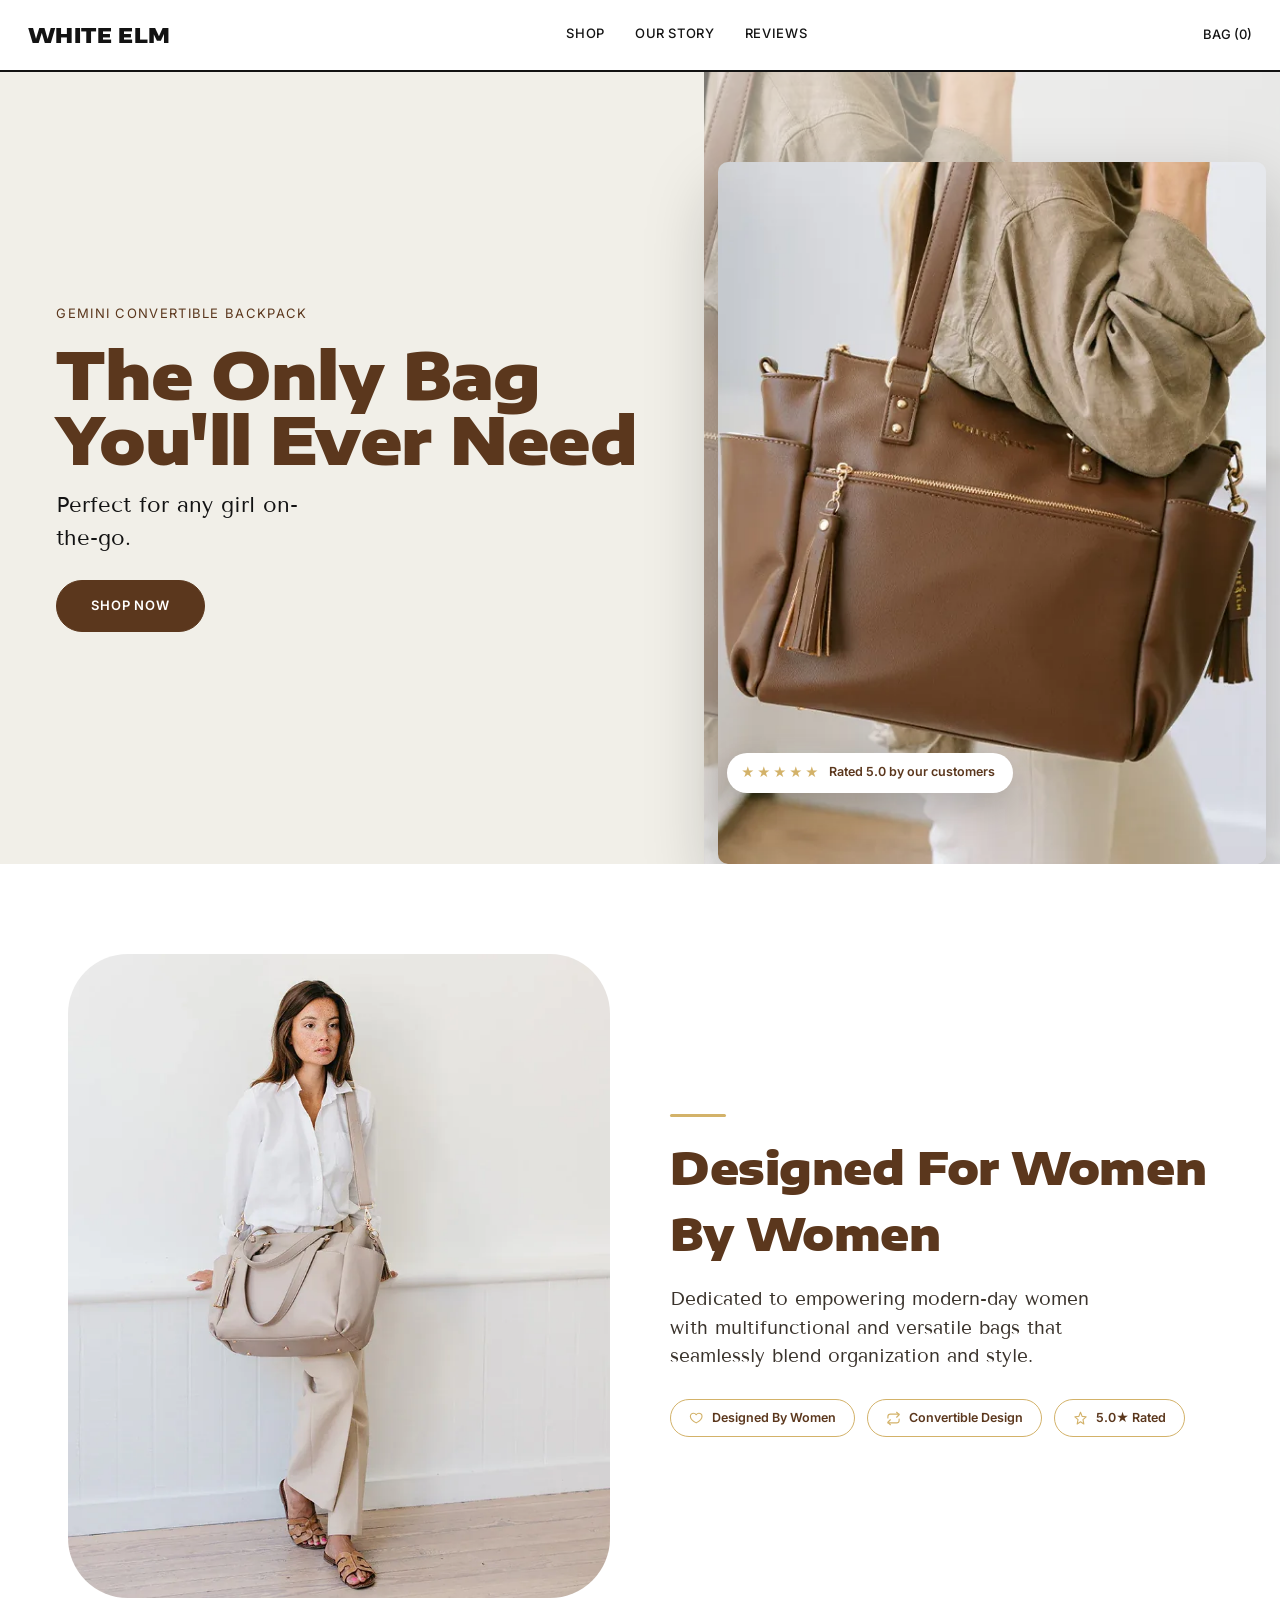
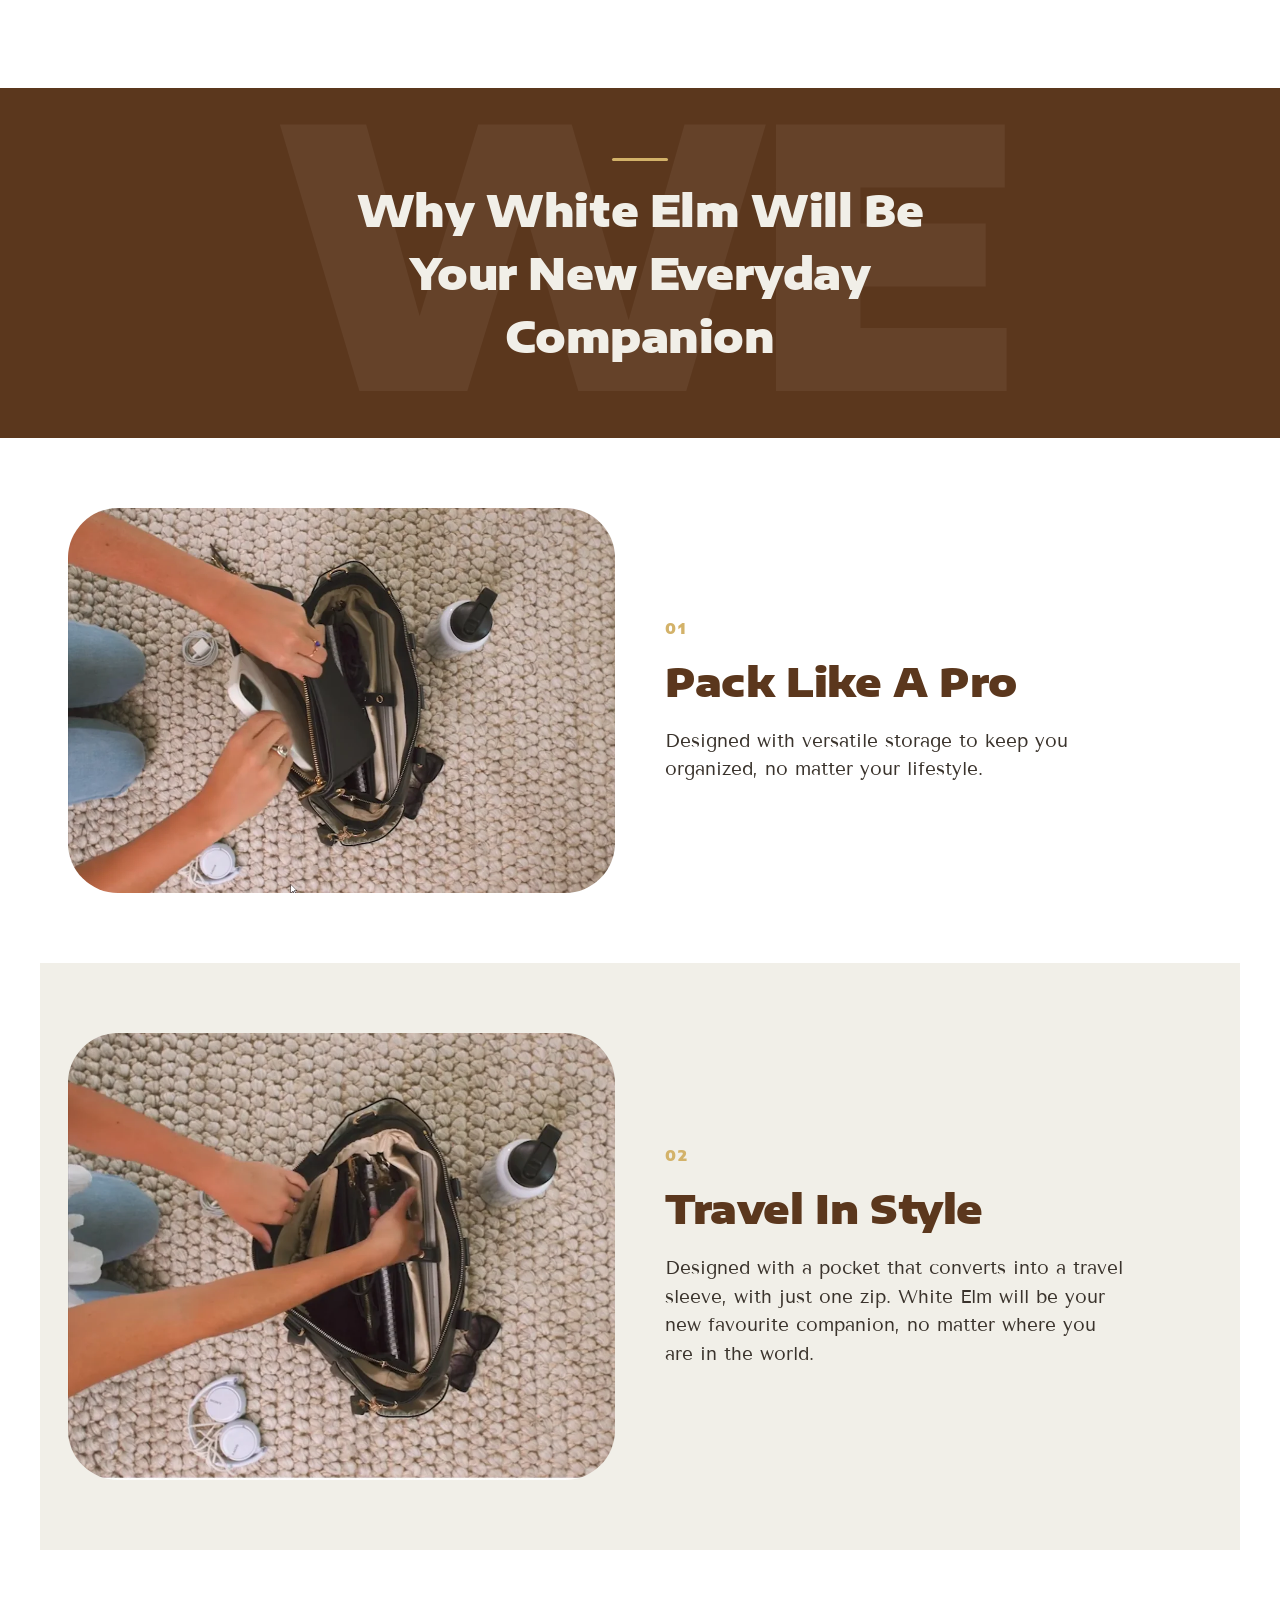
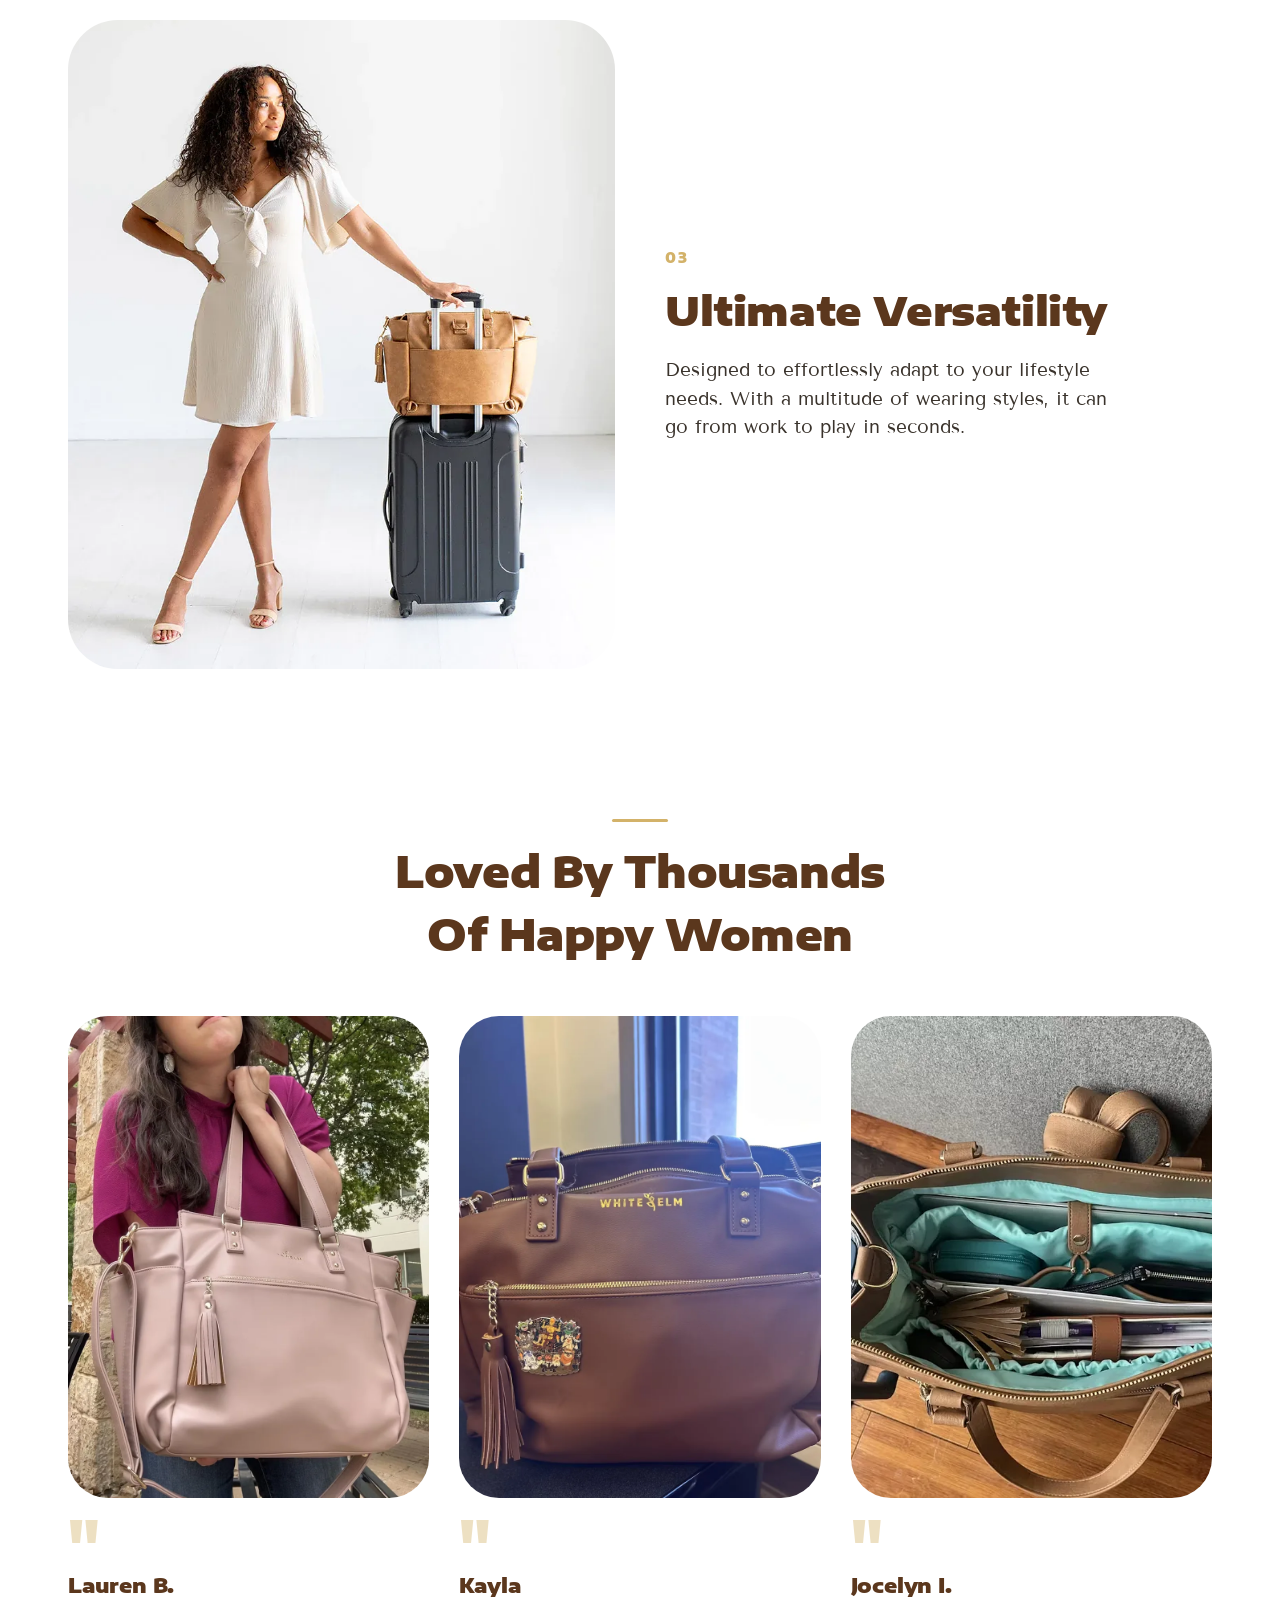
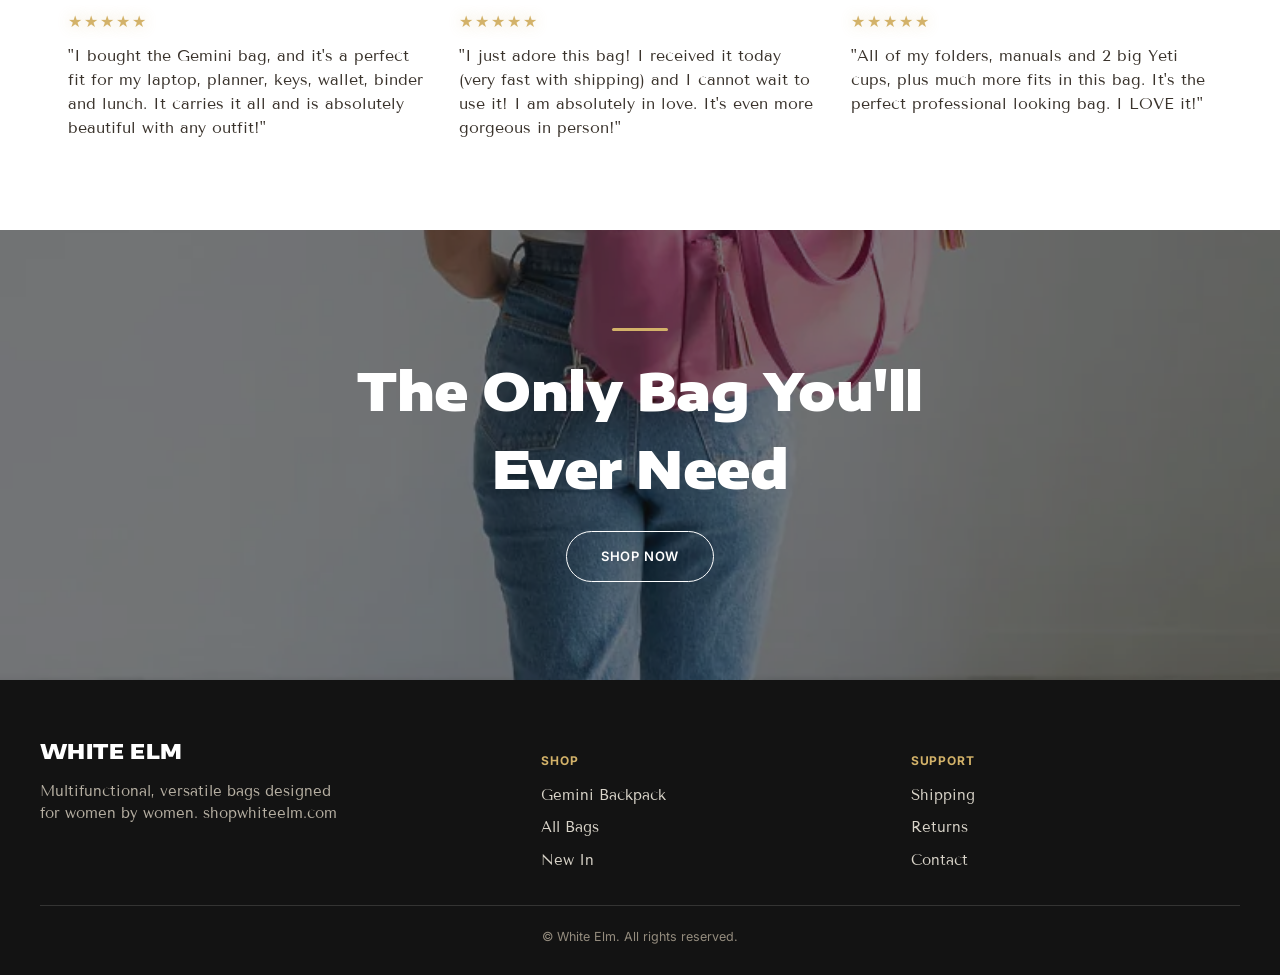
<file: web/sites/whiteelm/index.html>
<!DOCTYPE html>
<html lang="en">
<head>
<meta charset="utf-8">
<meta name="viewport" content="width=device-width, initial-scale=1">
<title>White Elm — The Only Bag You'll Ever Need</title>
<link rel="preconnect" href="https://fonts.googleapis.com">
<link rel="preconnect" href="https://fonts.gstatic.com" crossorigin>
<link href="https://fonts.googleapis.com/css2?family=Encode+Sans+Expanded:wght@500;700;900&family=Tenor+Sans&family=Inter:wght@400;500&display=swap" rel="stylesheet">
<style>
:root{
  --brown:#5b371d; --cream:#f1efe8; --ink:#131313; --gold:#d3b269;
}
*{box-sizing:border-box}
body{margin:0;background:#fff;color:var(--ink);font-family:'Tenor Sans',sans-serif;font-size:17px;line-height:1.5}
h1,h2,h3{font-family:'Encode Sans Expanded',sans-serif;font-weight:900;margin:0;letter-spacing:-.01em}
p{margin:0}
img{max-width:100%;display:block}
a{color:inherit;text-decoration:none}
.wrap{max-width:1200px;margin:0 auto;padding:0 28px}

.btn{
  display:inline-flex;align-items:center;gap:10px;padding:15px 34px;border-radius:100px;
  font-family:'Inter',sans-serif;font-weight:600;font-size:13px;letter-spacing:.06em;text-transform:uppercase;
  border:1px solid var(--brown);cursor:pointer;transition:transform .15s ease,background .2s;
}
.btn:hover{transform:translateY(-1px)}
.btn-brown{background:var(--brown);color:#fff}
.btn-brown:hover{background:#4a2c16}
.btn-cream{background:var(--cream);color:var(--brown);border-color:var(--cream)}
.btn-cream:hover{background:#e6e2d6}
.btn-outline-light{background:transparent;color:#fff;border-color:#fff}
.btn-outline-light:hover{background:#fff;color:var(--brown)}

/* nav */
.nav{position:sticky;top:0;z-index:30;background:rgba(255,255,255,.95);backdrop-filter:blur(8px);border-bottom:2px solid var(--ink);transition:box-shadow .3s ease}
.nav.scrolled{box-shadow:0 4px 24px rgba(19,19,19,.1)}
.nav-in{display:flex;align-items:center;justify-content:space-between;padding:20px 28px}
.logo{font-family:'Encode Sans Expanded',sans-serif;font-weight:900;font-size:20px;letter-spacing:.02em}
.nav-links{display:flex;gap:30px;list-style:none;margin:0;padding:0;font-family:'Inter',sans-serif;font-size:13px;letter-spacing:.05em;text-transform:uppercase;font-weight:500}
.nav-links a{position:relative;display:inline-block;padding-bottom:3px}
.nav-links a::after{content:"";position:absolute;left:0;bottom:0;width:0;height:1px;background:var(--brown);transition:width .25s ease}
.nav-links a:hover{color:var(--brown)}
.nav-links a:hover::after{width:100%}
.nav-cta{display:flex;align-items:center;gap:20px;font-family:'Inter',sans-serif;font-size:13px;text-transform:uppercase;font-weight:500}
.burger{display:none;background:none;border:0;cursor:pointer}
.burger span{display:block;width:22px;height:2px;background:var(--ink);margin:5px 0}

/* hero — copy fades/lifts in on load, staggered; the bag has a soft hover
   lift and a floating rating badge for an immediate trust signal (5.0
   is defensible: every review actually shown below is a genuine 5-star) */
.hero{position:relative;min-height:88vh;display:grid;grid-template-columns:1.1fr .9fr;align-items:center;overflow:hidden;background:var(--cream)}
.hero-copy{position:relative;z-index:2;padding:0 6% 0 8%}
.hero-copy .kicker{font-family:'Inter',sans-serif;font-size:13px;letter-spacing:.1em;text-transform:uppercase;color:var(--brown);margin-bottom:18px;display:block}
.hero-copy h1{font-size:clamp(36px,5vw,64px);line-height:1.02;color:var(--brown);margin-bottom:16px}
.hero-copy .sub{font-size:22px;color:var(--ink);max-width:20ch;margin-bottom:26px}
.hero-copy>*{opacity:0;transform:translateY(18px);animation:heroIn .8s cubic-bezier(.2,.85,.24,1) forwards}
.hero-copy .kicker{animation-delay:.1s}
.hero-copy h1{animation-delay:.22s}
.hero-copy .sub{animation-delay:.36s}
.hero-copy .btn{animation-delay:.48s}
@keyframes heroIn{to{opacity:1;transform:translateY(0)}}
.hero-figure{position:relative;height:100%;display:flex;align-items:flex-end;justify-content:center}
.hero-figure img.bg{position:absolute;inset:0;width:100%;height:100%;object-fit:cover;opacity:.5}
.hero-figure img.bag{position:relative;z-index:1;max-height:78vh;width:auto;margin:0 auto;border-radius:10px;
  box-shadow:0 30px 70px rgba(19,19,19,.25);transition:transform .5s cubic-bezier(.2,.85,.24,1)}
.hero-figure:hover img.bag{transform:translateY(-6px) scale(1.015)}
.hero-badge{
  position:absolute;z-index:2;bottom:9%;left:4%;background:#fff;border-radius:100px;
  padding:10px 18px 10px 14px;display:flex;align-items:center;gap:8px;box-shadow:0 14px 34px rgba(19,19,19,.2);
  font-family:'Inter',sans-serif;font-size:12.5px;font-weight:600;color:var(--brown);
  opacity:0;transform:translateY(14px) scale(.92);animation:heroIn .7s cubic-bezier(.2,.85,.24,1) .62s forwards;
}
.hero-badge .stars{font-size:13px;text-shadow:none}

/* --- scroll reveal ---------------------------------------------------------
   fade + lift once ~15% into the viewport — see the IntersectionObserver
   at the bottom of the page, delayed until just after the preloader
   clears so it doesn't finish playing while still hidden behind it */
.reveal{opacity:0;transform:translateY(28px);transition:opacity .7s ease,transform .7s cubic-bezier(.2,.85,.24,1)}
.reveal.in{opacity:1;transform:translateY(0)}
@media (prefers-reduced-motion:reduce){
  .reveal,.hero-copy>*,.hero-badge{opacity:1!important;transform:none!important;animation:none!important;transition:none!important}
}

.rule{width:56px;height:3px;background:var(--gold);border-radius:3px;margin:0 0 18px}
.rule.center{margin:0 auto 18px}

/* intro */
.intro{padding:90px 28px;display:grid;grid-template-columns:1fr 1fr;gap:60px;align-items:center;max-width:1200px;margin:0 auto}
.intro img{border-radius:60px}
.intro h2{font-size:clamp(30px,3.6vw,44px);color:var(--brown);margin-bottom:18px}
.intro p{color:#3a332c;font-size:19px;max-width:40ch}
.stat-row{display:flex;gap:12px;flex-wrap:wrap;margin-top:28px}
.stat-pill{
  display:flex;align-items:center;gap:8px;border:1px solid var(--gold);border-radius:100px;
  padding:9px 18px;font-family:'Inter',sans-serif;font-size:12.5px;font-weight:600;color:var(--brown);
}
.stat-pill svg{width:15px;height:15px;color:var(--gold);flex:none}

/* feature rows */
.feature-row{display:grid;grid-template-columns:1fr 1fr;gap:50px;align-items:center;padding:70px 28px;max-width:1200px;margin:0 auto;overflow:hidden}
.feature-row.rev{grid-template-columns:1fr 1fr}
.feature-row.rev .ftext{order:2}
.feature-row .shot{border-radius:50px;overflow:hidden}
.feature-row img{width:100%;display:block;transition:transform .6s cubic-bezier(.2,.85,.24,1)}
.feature-row:hover img{transform:scale(1.04)}
.ftext .fnum{
  font-family:'Encode Sans Expanded',sans-serif;font-weight:900;font-size:14px;color:var(--gold);
  letter-spacing:.14em;margin-bottom:12px;display:block;
}
.ftext h2{font-size:clamp(28px,3.4vw,40px);color:var(--brown);margin-bottom:16px}
.ftext p{color:#3a332c;font-size:19px;max-width:42ch}
.tint{background:var(--cream)}

/* cta band — a huge, near-invisible watermark monogram behind the text
   gives it some texture instead of a flat colour field */
.band{position:relative;background:var(--brown);color:var(--cream);text-align:center;padding:70px 24px;overflow:hidden}
.band::before{
  content:"WE";position:absolute;top:50%;left:50%;transform:translate(-50%,-55%);
  font-family:'Encode Sans Expanded',sans-serif;font-weight:900;font-size:min(42vw,360px);
  color:rgba(241,239,232,.06);pointer-events:none;line-height:1;letter-spacing:-.05em;white-space:nowrap;
}
.band .rule{background:var(--gold)}
.band h2{position:relative;z-index:1;font-size:clamp(26px,3.6vw,42px);max-width:20ch;margin:0 auto}

/* testimonials */
.testi-head{text-align:center;padding:80px 28px 10px;max-width:600px;margin:0 auto}
.testi-head h2{font-size:clamp(28px,3.6vw,42px);color:var(--brown)}
.testimonials{display:grid;grid-template-columns:repeat(3,1fr);gap:30px;max-width:1200px;margin:40px auto 90px;padding:0 28px}
.testi{display:flex;flex-direction:column;gap:10px;transition:transform .35s cubic-bezier(.2,.85,.24,1)}
.testi:hover{transform:translateY(-6px)}
.testi .shot{border-radius:40px;overflow:hidden;aspect-ratio:3/4}
.testi .shot img{width:100%;height:100%;object-fit:cover;transition:transform .5s ease}
.testi:hover .shot img{transform:scale(1.04)}
.testi .quote-mark{font-family:'Encode Sans Expanded',sans-serif;font-weight:900;font-size:56px;color:var(--gold);opacity:.4;line-height:1;margin:6px 0 -10px}
.testi h3{font-family:'Encode Sans Expanded',sans-serif;font-weight:900;font-size:20px;color:var(--brown)}
.stars{color:var(--gold);font-size:16px;letter-spacing:2px;text-shadow:0 0 14px rgba(211,178,105,.45)}
.testi p{color:#3a332c;font-size:16px}

/* final cta */
.final{position:relative;min-height:50vh;display:flex;align-items:center;justify-content:center;text-align:center;overflow:hidden}
.final img{position:absolute;inset:0;width:100%;height:100%;object-fit:cover;z-index:0}
.final::after{content:"";position:absolute;inset:0;background:rgba(19,19,19,.55);z-index:0}
.final-copy{position:relative;z-index:1;color:#fff;padding:0 24px}
.final-copy .rule{background:var(--gold);margin:0 auto 20px}
.final-copy h2{font-size:clamp(30px,4.4vw,52px);color:#fff;margin-bottom:24px;max-width:16ch}

footer{background:var(--ink);color:var(--cream);padding:56px 28px 28px}
.foot-grid{display:grid;grid-template-columns:1.4fr 1fr 1fr;gap:40px;max-width:1200px;margin:0 auto;padding-bottom:34px;border-bottom:1px solid rgba(241,239,232,.15)}
.foot-grid .logo{color:#fff;font-family:'Encode Sans Expanded';font-weight:900;font-size:20px;margin-bottom:14px;display:block}
.foot-grid p{color:#b7b0a3;font-size:15px;max-width:34ch}
.foot-grid h4{font-family:'Inter',sans-serif;font-size:12px;letter-spacing:.08em;text-transform:uppercase;color:var(--gold);margin-bottom:14px}
.foot-grid ul{list-style:none;margin:0;padding:0;display:flex;flex-direction:column;gap:10px;font-size:15px;color:#d9d4c9}
.foot-bottom{text-align:center;padding-top:22px;font-size:12.5px;color:#948c7e;font-family:'Inter',sans-serif}

@media (max-width:680px){
  .hero{grid-template-columns:1fr;text-align:center}
  .hero-copy{padding:60px 24px 20px}
  .hero-copy .sub{margin-left:auto;margin-right:auto}
  .hero-figure{height:52vh}
  .nav-links{display:none}
  .burger{display:block}
  .intro{grid-template-columns:1fr}
  .feature-row,.feature-row.rev{grid-template-columns:1fr}
  .feature-row.rev .ftext{order:0}
  .testimonials{grid-template-columns:1fr}
  .foot-grid{grid-template-columns:1fr}
  /* left/right+margin auto, not transform:translateX(-50%) — the entrance
     keyframe's own 'to' state fully overwrites transform, which would
     silently drop a translateX centering hack the moment it finishes */
  .hero-badge{left:0;right:0;width:max-content;margin:0 auto;bottom:4%}
  .stat-row{justify-content:center}
}
@media (max-width:520px){
  .intro,.feature-row{padding:50px 18px}
}
</style>
<link rel="stylesheet" href="/assets/preloader/preloader.css">
</head>
<body>

<div id="bpjr-preloader" style="--pl-bg:#fff;--pl-ink:#131313;--pl-accent:#d3b269">
  <span class="pl-word">
    <span class="pl-l" data-l="b">b</span><span class="pl-l" data-l="p">p</span><span class="pl-l" data-l="j">j</span><span class="pl-l" data-l="r">r</span><i class="pl-l pl-dot" data-l=".">.</i>
  </span>
</div>

<nav class="nav">
  <div class="nav-in">
    <a class="logo" href="#">WHITE ELM</a>
    <ul class="nav-links">
      <li><a href="#shop">Shop</a></li>
      <li><a href="#story">Our Story</a></li>
      <li><a href="#reviews">Reviews</a></li>
    </ul>
    <div class="nav-cta"><a href="#">Bag (0)</a></div>
    <button class="burger" aria-label="Menu"><span></span><span></span><span></span></button>
  </div>
</nav>

<header class="hero">
  <div class="hero-copy">
    <span class="kicker">Gemini Convertible Backpack</span>
    <h1>The Only Bag You'll Ever Need</h1>
    <p class="sub">Perfect for any girl on-the-go.</p>
    <a class="btn btn-brown" href="#shop">Shop Now</a>
  </div>
  <div class="hero-figure">
    <img class="bg" src="img/hero-bg.webp" alt="">
    <img class="bag" src="img/hero-bag.webp" alt="Gemini Convertible Backpack">
    <div class="hero-badge"><span class="stars">★★★★★</span> Rated 5.0 by our customers</div>
  </div>
</header>

<section class="intro reveal" id="story">
  <img src="img/lifestyle-1.webp" alt="">
  <div>
    <div class="rule"></div>
    <h2>Designed For Women By Women</h2>
    <p>Dedicated to empowering modern-day women with multifunctional and versatile bags that seamlessly blend organization and style.</p>
    <div class="stat-row">
      <span class="stat-pill"><svg viewBox="0 0 24 24" fill="none" stroke="currentColor" stroke-width="1.8" stroke-linecap="round" stroke-linejoin="round"><path d="M20.8 8.6c0-3-2.2-5.1-5-5.1-1.9 0-3.4 1-4.3 2.5-.9-1.5-2.4-2.5-4.3-2.5-2.8 0-5 2.1-5 5.1 0 5.4 9.3 10.4 9.3 10.4s9.3-5 9.3-10.4z"/></svg>Designed By Women</span>
      <span class="stat-pill"><svg viewBox="0 0 24 24" fill="none" stroke="currentColor" stroke-width="1.8" stroke-linecap="round" stroke-linejoin="round"><path d="M17 2l4 4-4 4"/><path d="M3 11V9a4 4 0 014-4h14"/><path d="M7 22l-4-4 4-4"/><path d="M21 13v2a4 4 0 01-4 4H3"/></svg>Convertible Design</span>
      <span class="stat-pill"><svg viewBox="0 0 24 24" fill="none" stroke="currentColor" stroke-width="1.8" stroke-linecap="round" stroke-linejoin="round"><path d="M12 2l2.6 6.6L21 9.3l-5 4.6 1.3 6.9L12 17.3l-5.3 3.5L8 13.9 3 9.3l6.4-.7z"/></svg>5.0★ Rated</span>
    </div>
  </div>
</section>

<div class="band reveal"><div class="rule center"></div><h2>Why White Elm Will Be Your New Everyday Companion</h2></div>

<div class="feature-row reveal" id="shop">
  <div class="shot"><img src="img/lifestyle-2.webp" alt=""></div>
  <div class="ftext">
    <span class="fnum">01</span>
    <h2>Pack Like A Pro</h2>
    <p>Designed with versatile storage to keep you organized, no matter your lifestyle.</p>
  </div>
</div>

<div class="feature-row rev tint reveal">
  <div class="shot"><img src="img/lifestyle-3.webp" alt=""></div>
  <div class="ftext">
    <span class="fnum">02</span>
    <h2>Travel In Style</h2>
    <p>Designed with a pocket that converts into a travel sleeve, with just one zip. White Elm will be your new favourite companion, no matter where you are in the world.</p>
  </div>
</div>

<div class="feature-row reveal">
  <div class="shot"><img src="img/lifestyle-4.webp" alt=""></div>
  <div class="ftext">
    <span class="fnum">03</span>
    <h2>Ultimate Versatility</h2>
    <p>Designed to effortlessly adapt to your lifestyle needs. With a multitude of wearing styles, it can go from work to play in seconds.</p>
  </div>
</div>

<div class="testi-head reveal" id="reviews">
  <div class="rule center"></div>
  <h2>Loved By Thousands Of Happy Women</h2>
</div>
<div class="testimonials">
  <div class="testi reveal">
    <div class="shot"><img src="img/testimonial-1.webp" alt=""></div>
    <span class="quote-mark">"</span>
    <h3>Lauren B.</h3>
    <span class="stars">★★★★★</span>
    <p>"I bought the Gemini bag, and it's a perfect fit for my laptop, planner, keys, wallet, binder and lunch. It carries it all and is absolutely beautiful with any outfit!"</p>
  </div>
  <div class="testi reveal">
    <div class="shot"><img src="img/testimonial-2.webp" alt=""></div>
    <span class="quote-mark">"</span>
    <h3>Kayla</h3>
    <span class="stars">★★★★★</span>
    <p>"I just adore this bag! I received it today (very fast with shipping) and I cannot wait to use it! I am absolutely in love. It's even more gorgeous in person!"</p>
  </div>
  <div class="testi reveal">
    <div class="shot"><img src="img/testimonial-3.webp" alt=""></div>
    <span class="quote-mark">"</span>
    <h3>Jocelyn I.</h3>
    <span class="stars">★★★★★</span>
    <p>"All of my folders, manuals and 2 big Yeti cups, plus much more fits in this bag. It's the perfect professional looking bag. I LOVE it!"</p>
  </div>
</div>

<div class="final reveal">
  <img src="img/cta-bg.webp" alt="">
  <div class="final-copy">
    <div class="rule center"></div>
    <h2>The Only Bag You'll Ever Need</h2>
    <a class="btn btn-outline-light" href="#shop">Shop Now</a>
  </div>
</div>

<footer>
  <div class="foot-grid">
    <div>
      <span class="logo">WHITE ELM</span>
      <p>Multifunctional, versatile bags designed for women by women. shopwhiteelm.com</p>
    </div>
    <div>
      <h4>Shop</h4>
      <ul><li><a href="#shop">Gemini Backpack</a></li><li><a href="#shop">All Bags</a></li><li><a href="#shop">New In</a></li></ul>
    </div>
    <div>
      <h4>Support</h4>
      <ul><li><a href="#">Shipping</a></li><li><a href="#">Returns</a></li><li><a href="#">Contact</a></li></ul>
    </div>
  </div>
  <p class="foot-bottom">© White Elm. All rights reserved.</p>
</footer>

<script>
addEventListener('scroll', () => {
  document.querySelector('.nav').classList.toggle('scrolled', scrollY > 4);
}, { passive:true });

// delayed until just after the preloader clears (it hides on window
// 'load', then takes ~1s for its own min-display + fade) — starting the
// observer immediately would fire .in on anything already in the
// viewport while still hidden behind the preloader
function initReveal(){
  const revealIO = new IntersectionObserver(entries=>{
    entries.forEach(e=>{
      if(!e.isIntersecting) return;
      e.target.classList.add('in');
      revealIO.unobserve(e.target);
    });
  },{threshold:.15,rootMargin:'0px 0px -8% 0px'});
  document.querySelectorAll('.reveal').forEach(el=>revealIO.observe(el));
}
if (document.readyState === 'complete') setTimeout(initReveal, 1000);
else addEventListener('load', () => setTimeout(initReveal, 1000), { once:true });
</script>
<script src="/assets/preloader/preloader.js"></script>
</body>
</html>
</file>
<file: assets/css/main.css>
:root{
  /* Ink and lead. Printer's blacks, vermilion as the one voice. */
  --base:#0f0f0f;
  --surface:#1a1a1a;
  --text:#e8e6e1;
  --subtle:#b5b0a8;
  --muted:#8a8681;
  --edge:rgba(232,230,225,.11);
  --accent:#d4472f;

  /* 4px scale. Nothing off it. */
  --s1:4px; --s2:8px;  --s3:12px; --s4:16px; --s5:24px;
  --s6:32px; --s7:48px; --s8:64px; --s9:96px;

  --r1:2px; --r2:6px;

  --gut:var(--s6);
  --hdh:var(--s8);
  --pulse:0;
  --wght:600; --slnt:0; --casl:0; --ls:-0.03em;
}

*{box-sizing:border-box}
html{-webkit-text-size-adjust:100%;scroll-behavior:smooth}
body{
  margin:0;background:var(--base);color:var(--text);
  font-family:Recursive,system-ui,sans-serif;
  font-variation-settings:"MONO" 0,"CASL" 0,"slnt" 0,"CRSV" 0;
  font-size:15px;line-height:1.6;overflow-x:hidden;
}
a{color:inherit;text-decoration:none}
button{font:inherit;color:inherit;background:none;border:0;cursor:pointer}

/* --- ambient ------------------------------------------------------------ */
#bg{
  position:fixed;inset:0;z-index:0;pointer-events:none;
  background:
    radial-gradient(58% 48% at 20% 16%, color-mix(in srgb,var(--accent) 11%,transparent), transparent 66%),
    radial-gradient(90% 70% at 50% 50%, transparent 38%, rgba(0,0,0,.5) 100%),
    var(--base);
  transition:background .9s linear;
}
#lamp{
  position:fixed;inset:0;z-index:1;pointer-events:none;
  background:radial-gradient(var(--spread,540px) circle at var(--lx,50%) var(--ly,40%),
    rgba(255,255,255,.07),rgba(255,255,255,.016) 46%,transparent 72%);
}
#grain{
  position:fixed;inset:-60px;z-index:9;pointer-events:none;
  opacity:.1;mix-blend-mode:screen;
  background-image:url("data:image/svg+xml,%3Csvg xmlns='http://www.w3.org/2000/svg' width='180' height='180'%3E%3Cfilter id='n'%3E%3CfeTurbulence type='fractalNoise' baseFrequency='.9' numOctaves='4' stitchTiles='stitch'/%3E%3C/filter%3E%3Crect width='180' height='180' filter='url(%23n)'/%3E%3C/svg%3E");
  animation:grainDrift 6s steps(1) infinite;
}
@keyframes grainDrift{
  0%{transform:translate(0,0)}          20%{transform:translate(-18px,9px)}
  40%{transform:translate(11px,-14px)}  60%{transform:translate(-7px,-8px)}
  80%{transform:translate(15px,12px)}   100%{transform:translate(0,0)}
}

.stage{position:relative;z-index:2}
.stage[hidden]{display:none}

/* --- header ------------------------------------------------------------- */
.hd{
  position:sticky;top:0;z-index:50;display:flex;align-items:center;gap:var(--s5);
  height:var(--hdh);padding:0 var(--gut);
  background:rgba(15,15,15,calc(var(--hp,0)*.9));
  backdrop-filter:blur(calc(var(--hp,0)*16px));
  -webkit-backdrop-filter:blur(calc(var(--hp,0)*16px));
  border-bottom:1px solid rgba(232,230,225,calc(var(--hp,0)*.11));
}
.hd .mark{font-size:17px;font-weight:600;letter-spacing:-.03em;line-height:1.2;
  transform-origin:0 50%;will-change:transform}
.hd .slot{flex:1;min-width:0;height:1px}
.hd .spacer{flex:1}
.hd .navs{display:flex;gap:var(--s4)}
.hd .navs a{
  font-variation-settings:"MONO" 1;font-size:11px;letter-spacing:.13em;
  text-transform:uppercase;color:var(--muted);transition:color .3s;
}
.hd .navs a:hover{color:var(--accent)}

/* tilt (rotateY/rotateX) is back — that part was fine. It was specifically
   scale() that caused the blur: scaling text via transform resamples an
   already-rasterised glyph instead of re-rendering it crisply at the new
   size, so the hover-grow effect now happens as a real font-size change
   instead. backface-visibility:hidden is still worth keeping alongside the
   3D rotate, since perspective+rotate on its own is a known trigger for
   blurry text in Chromium/WebKit (forces GPU-layer compositing) — this was
   already true before any of this session's changes. Blur stays small
   (2px) since this renders as small as 17px docked. --mv (mouse speed,
   decays each frame in tick()) pulses the glow's luminance from a dim 28%
   baseline up to 70% the faster the cursor moves. */
.livemark{
  position:relative;display:inline-block;transform-origin:50% 60%;
  /* neither backface-visibility:hidden nor will-change:transform any more —
     both force this onto its own GPU-composited layer, and #hdMark's
     font-size now changes every frame while scrolling (see applyDock) —
     some browsers size that layer's backing store once and don't grow it
     as the glyphs get bigger, clipping whatever now extends past the stale
     bounds (the j's descender). Removing them costs a little of the
     compositing-layer blur-avoidance backface-visibility was added for,
     but scale() (removed earlier) was the actual dominant cause of that. */
  font-size:calc(1em * (1 + var(--mp,0)*.05));
  /* smoothstep of --hp (same t*t*(3-2t) curve as the JS smooth() helper) —
     a properly ramped ease-in-out for lm-pj's own motion below, rather than
     tracking --hp linearly like .lm-r and the dot still do */
  --hpEase:calc(var(--hp,0) * var(--hp,0) * (3 - 2 * var(--hp,0)));
  transform:perspective(620px)
    rotateY(calc(var(--mx,0)*var(--tilt,1)*17deg))
    rotateX(calc(var(--my,0)*var(--tilt,1)*-12deg));
  text-shadow:calc(var(--mx,0)*var(--tilt,1)*-7px) calc(var(--my,0)*var(--tilt,1)*-6px) 2px color-mix(in srgb,var(--accent) calc(28% + var(--mv,0)*42%),transparent); /* unslop-ignore */
}
/* bpjr. contracts to br. as the header docks on scroll (--hp, set in
   applyDock, is the same 0..1 dock progress everything else in .hd uses) —
   p and j fade out and r slides left by an approximate em amount to close
   the gap they leave; not pixel-exact against the variable font's shifting
   width, but close enough for a playful contraction, not a precise one */
/* #hdMark's glow moved to one dedicated layer (.lm-glow below) instead of
   living partly on .livemark, partly per-span — splitting it across
   independently-animated spans meant each one had to carry (or explicitly
   drop) its own copy, which is how p/j ended up with no glow at all while
   b/r kept theirs: coherent by accident, not by design. .lm-glow mirrors
   the exact same b/pj/r/dot structure as the visible text so it moves in
   perfect lockstep through the whole bpjr->br transition, not just at the
   two endpoints, and carries the entire glow as one shape. Mobile's
   .livemark ("br.", no morph) is untouched — its glow still lives on the
   shared base rule below; only #hdMark's copy is silenced (see #hdMark
   .livemark, further down) in favour of this dedicated layer. */
#hdMark .livemark{text-shadow:none}
.lm-glow{
  /* position:absolute takes it out of flow, but that alone still paints
     it above the static (non-positioned) visible text regardless of DOM
     order — position, not just DOM order, decides stacking here — so it
     needs an explicit negative z-index to actually sit behind. Being a
     .livemark descendant with its own stacking context (from .livemark's
     own transform) doesn't change this: z-index only ever compares
     siblings within the same stacking context, which .lm-glow and the
     visible b/pj/r/dot all share here regardless of each one's own
     (unrelated) transform. */
  position:absolute;inset:0;z-index:-1;pointer-events:none;color:transparent;
  text-shadow:calc(var(--mx,0)*var(--tilt,1)*-7px) calc(var(--my,0)*var(--tilt,1)*-6px) 2px color-mix(in srgb,var(--accent) calc(28% + var(--mv,0)*42%),transparent);
}
.lm-pj-g{opacity:calc(1 - var(--hpEase, var(--hp,0)))}
.lm-r-g,.lm-dot-g{display:inline-block;transform:translateX(calc(var(--hp,0) * -0.85em))}

/* p/j fade on the eased --hpEase curve rather than linear --hp: a colour
   shine (the same gradient-clip sweep technique as .contact-email/.emailfx,
   but driven directly by position instead of a one-shot @keyframes, since
   this tracks continuous scroll rather than playing once on a click/hover)
   sweeps across them as they rise slightly and fade out */
.lm-pj{
  display:inline-block;
  opacity:calc(1 - var(--hpEase, var(--hp,0)));
  transform:translateY(calc(var(--hpEase, var(--hp,0)) * -0.4em));
  background:linear-gradient(100deg,var(--text) 35%,var(--accent) 50%,var(--text) 65%);
  background-size:260% 100%;
  background-position:calc(140% - var(--hpEase, var(--hp,0)) * 180%) 0;
  -webkit-background-clip:text;background-clip:text;color:transparent;
}
.lm-r{display:inline-block;transform:translateX(calc(var(--hp,0) * -0.85em))}
.dot{
  font-style:normal;color:var(--accent);display:inline-block;
  transform:scale(calc(1 + var(--pulse)*.34));
  transition:color .3s;
}
/* the dot needs to follow r left by the same amount .lm-r shifts, or the
   gap between r and the dot grows instead of closing as p/j fade out — .dot
   is shared by every mark on the page (mobile's included), so this has to
   be scoped to #hdMark specifically rather than changing .dot itself, and
   has to combine with (not replace) .dot's own pulse-scale transform */
#hdMark .dot{transform:translateX(calc(var(--hp,0) * -0.85em)) scale(calc(1 + var(--pulse)*.34))}

/* --- hero --------------------------------------------------------------- */
/* title+bio fade in together as one entrance on load (.loaded is added via
   JS after a double rAF — see main.js — so the browser has actually
   painted the opacity:0 start before the transition to 1 begins); this is
   separate from --titleOp/--subOp, which take over afterwards for the
   later scroll-based fades on each element individually */
.hero{padding:var(--s9) var(--gut) var(--s8);opacity:0;transition:opacity .8s ease}
.hero.loaded{opacity:1}
.hero h1,.dockfx{margin:0;font-size:56px;font-weight:600;line-height:1.03}
/* .dockfx (mobile's #fxSpec mark clone) keeps the original wonky wobble,
   tied to dock.p/--hp same as everything else in .hd */
.dockfx{
  letter-spacing:var(--ls);
  font-variation-settings:"MONO" 0,"CRSV" 0,"CASL" var(--casl),"slnt" var(--slnt),"wght" var(--wght);
}
.hero h1 .ln{display:block}
/* the title gets its own wonky wobble on its own trigger (--twght etc, set
   in applyDock via setWonky in main.js) rather than reusing --wght/--slnt/
   --casl — those are tied to dock.p, which only starts moving once the
   subtitle (further down the page) nears the header; the title, sitting
   above the subtitle, needs to wobble+fade on its own earlier schedule, not
   wait for that. --titleOp is that same earlier schedule's fade (see
   applyDock) — separate from --subOp for the same reason. */
.hero h1{
  /* --titleOp is a binary 0-or-1 now, not a distance-tracked value — this
     transition is what actually makes it a fade rather than a hard cut */
  opacity:var(--titleOp,1);transition:opacity .5s ease;
  letter-spacing:var(--tls,-0.03em);
  font-variation-settings:"MONO" 0,"CRSV" 0,"CASL" var(--tcasl,0),"slnt" var(--tslnt,0),"wght" var(--twght,600);
}
.sub{margin:var(--s5) 0 0;max-width:44ch;color:var(--subtle);font-size:15px;
  line-height:1.6;opacity:var(--subOp,1)}
.ph{visibility:hidden}
.dockfx{
  position:fixed;left:0;top:0;transform-origin:0 0;z-index:55;
  pointer-events:none;white-space:nowrap;will-change:transform;
}
/* max-content so offsetWidth is the line's own text, not the widest line —
   the dock tween measures line one to place line two beside it */
.dockfx .ln{display:block;width:max-content;will-change:transform}

/* --- index list --------------------------------------------------------- */
.split{padding:0 var(--gut) var(--s9)}
.split-row{display:flex;gap:var(--s5);align-items:flex-start}

/* --- filters -------------------------------------------------------------
   just the Web pill now (category filtering was removed) — kept as its
   own .filters wrapper for the same spacing above the list either way. */
.filters{display:flex;flex-wrap:wrap;gap:var(--s3);margin-bottom:var(--s5)}
.filter{
  display:inline-flex;align-items:center;gap:5px;
  font-variation-settings:"MONO" 1;font-size:10.5px;letter-spacing:.12em;
  text-transform:uppercase;color:var(--muted);
  border:1px solid var(--edge);border-radius:100px;
  padding:var(--s2) var(--s4);cursor:pointer;
  transition:color .25s,border-color .25s,background .25s;
}
.filter:focus-visible{outline:2px solid var(--accent);outline-offset:2px}
.filter-web{color:var(--accent);border-color:color-mix(in srgb,var(--accent) 45%,transparent)}
.filter-web:hover{background:color-mix(in srgb,var(--accent) 14%,transparent);color:var(--accent)}
.filter .arr{font-size:11px;transition:transform .25s}
.filter-web:hover .arr{transform:translate(1px,-1px)}

.panel{
  flex:1 1 56%;min-width:0;border-radius:var(--r2);
  background:transparent;border:1px solid transparent;
  transition:flex-basis .72s cubic-bezier(.2,.85,.24,1),background .5s,
    border-color .5s,padding .5s;
}
.split.open .panel{
  flex-basis:43%;padding:var(--s4);
  background:rgba(232,230,225,.04);
  border-color:var(--edge);
  backdrop-filter:blur(7px);-webkit-backdrop-filter:blur(7px);
}
.back{
  display:block;max-height:0;overflow:hidden;opacity:0;
  font-variation-settings:"MONO" 1;font-size:10.5px;letter-spacing:.13em;
  text-transform:uppercase;color:var(--muted);
  transition:max-height .5s,opacity .35s,color .25s;
}
.back:hover{color:var(--accent)}
.split.open .back{max-height:var(--s5);opacity:1;margin-bottom:var(--s3)}

.list{border-top:1px solid var(--edge)}
.split.open .list{border-top-color:transparent}

.row{
  --pa:var(--accent); --l:0; --fade:1;
  position:relative;display:block;width:100%;text-align:left;
  padding:var(--s3) 0;border-bottom:1px solid var(--edge);opacity:var(--fade);
  transition:padding-left .4s cubic-bezier(.2,.85,.24,1),background .4s,
    opacity .55s cubic-bezier(.3,.8,.3,1);
}
.row::before{
  content:"";position:absolute;left:-2px;top:14%;bottom:14%;width:2px;
  background:var(--pa);transform:scaleY(0);
  transition:transform .45s cubic-bezier(.2,.85,.24,1);
}
.row-top{display:flex;align-items:baseline;gap:var(--s3);min-width:0}
.row-name{
  flex:0 0 auto;font-size:19px;font-weight:400;letter-spacing:-.014em;
  opacity:calc(.5 + var(--l)*.5);transition:color .35s,opacity .2s;
}
.row-blurb{
  flex:1 1 auto;min-width:0;white-space:nowrap;overflow:hidden;
  font-size:12.5px;line-height:1.3;color:var(--subtle);
  clip-path:inset(0 100% 0 0);transform:translateX(-12px);opacity:0;
  mask-image:linear-gradient(90deg,#000 84%,transparent 100%);
  -webkit-mask-image:linear-gradient(90deg,#000 84%,transparent 100%);
  transition:clip-path .55s cubic-bezier(.18,.85,.24,1),
    transform .55s cubic-bezier(.18,.85,.24,1),opacity .34s;
}
.row-meta{
  flex:0 0 auto;margin-left:auto;font-variation-settings:"MONO" 1;
  font-size:10px;letter-spacing:.11em;text-transform:uppercase;
  color:var(--muted);transition:color .35s;
}
/* padding-right mirrors padding-left: without it the open/hovered row's
   title gained breathing room on the left (also making space for ::before)
   while the year/kind on the right stayed flush against the same edge —
   the two sides read as unevenly inset */
.row:hover,.row.live{padding-left:var(--s3);padding-right:var(--s3);
  background:color-mix(in srgb,var(--pa) 8%,transparent)}
.row:hover::before,.row.live::before{transform:scaleY(1)}
.row:hover .row-name,.row.live .row-name{color:var(--pa);opacity:1}
.row:hover .row-meta{color:color-mix(in srgb,var(--pa) 70%,var(--muted))}
/* the blurb is a hover teaser for browsing — once a row is open the facts
   block says the same thing with more structure, so it steps back rather
   than sitting redundantly (and getting clipped) alongside it */
.row:not(.live):hover .row-blurb{clip-path:inset(0 0 0 0);transform:none;opacity:1}
.row:focus-visible{outline:2px solid var(--accent);outline-offset:-2px}

/* grid rows animate 0fr to 1fr, so there is no max-height for copy to outgrow */
.detail{display:grid;grid-template-rows:0fr;opacity:0;
  transition:grid-template-rows .7s cubic-bezier(.2,.85,.24,1),opacity .4s .14s}
.detail-in{overflow:hidden;min-height:0}
.row.live .detail{grid-template-rows:1fr;opacity:1}
.tools{display:flex;flex-wrap:wrap;gap:var(--s2);margin-top:var(--s3)}

/* spans, not <a>/<button> — they sit inside the row/band's own <button>,
   where a second layer of interactive content is invalid HTML. Styled to
   read as a link/button anyway; main.js wires the click and Enter/Space. */
.row-link,.row-back{
  display:inline-block;margin-top:var(--s4);cursor:pointer;
  font-variation-settings:"MONO" 1;font-size:10.5px;letter-spacing:.13em;
  text-transform:uppercase;transition:color .25s;
}
/* the native hidden attribute's [hidden]{display:none} is a UA-origin
   rule — author-origin rules like the display:inline-block above always
   win over it at equal specificity regardless of source order, so an
   element toggled via el.hidden=true (see #edLink in web.js) needs an
   explicit override here to actually disappear */
.row-link[hidden]{display:none}
.row-link{color:var(--pa)}
.row-link:hover,.row-link:focus-visible{color:var(--accent)}
.row-back{display:block;color:var(--muted)}
.row-back:hover,.row-back:focus-visible{color:var(--accent)}
.row-link:focus-visible,.row-back:focus-visible{outline:2px solid var(--accent);outline-offset:2px}
.tool{
  font-variation-settings:"MONO" 1;font-size:10px;letter-spacing:.09em;
  text-transform:uppercase;color:var(--pa);
  border:1px solid color-mix(in srgb,var(--pa) 45%,transparent);
  border-radius:100px;padding:var(--s1) var(--s3);
}

.facts{display:block}
.fact{display:flex;gap:var(--s3);padding:var(--s1) 0;font-size:12.5px;line-height:1.5}
.fact-k{
  flex:0 0 88px;font-variation-settings:"MONO" 1;font-size:10px;letter-spacing:.09em;
  text-transform:uppercase;color:var(--pa);padding-top:2px;
}
.fact-v{flex:1;min-width:0;color:var(--subtle)}

/* --- preview ------------------------------------------------------------ */
.prev{
  flex:1 1 44%;position:relative;overflow:hidden;border-radius:var(--r1);
  transition:flex-basis .72s cubic-bezier(.2,.85,.24,1),
    height .72s cubic-bezier(.2,.85,.24,1),
    transform .6s cubic-bezier(.2,.85,.24,1),
    opacity .3s ease;
}
/* the side preview is the only place images show on desktop — it stays
   visible and grows when a row opens, and centres in the viewport's
   vertical middle rather than tracking the row's own position (see
   centerPreview in main.js) — switching between open rows re-centres on
   the same spot instead of visibly jumping to meet each row */
.split.open .prev{flex-basis:57%}
/* every project's frame is stacked here regardless of which is showing —
   opacity alone doesn't remove a hidden frame from hit-testing, so without
   pointer-events:none every click anywhere in .prev would hit whichever
   frame is last in DOM order (always on top), not the one actually visible */
.prev .frame{position:absolute;inset:0;opacity:0;pointer-events:none;transition:opacity .42s ease}
.prev .frame.on{opacity:1;pointer-events:auto}
.frame{position:relative;width:100%;height:100%;overflow:hidden}
.art{position:absolute;inset:0;cursor:zoom-in}
/* a single-media project with no stills (HITTIT) renders its video directly
   as .art rather than through the carousel — inset:0 alone doesn't reliably
   stretch a replaced element to fill, so width/height/object-fit are explicit.
   No zoom-in cursor: unlike a still, there's no uncropped version to open. */
video.art{width:100%;height:100%;object-fit:cover;display:block;cursor:default}
/* resting values lifted from .15/.52 — real photography has detail to lose
   where the placeholder gradients had none */
.prev .art,.prev .cslide{filter:saturate(calc(.28 + var(--l,0)*.85)) brightness(calc(.62 + var(--l,0)*.42))}

/* multi-image projects: a peeking filmstrip instead of a wrapped grid — the
   current slide fills the frame height (its width follows from its own
   natural aspect ratio, uncropped — no object-fit here at all, since height
   +width:auto already preserves ratio) with the next slide's edge visible
   alongside it. The track's translateX is set in px from JS (main.js's
   show()), not this file: since each slide is its own natural width now,
   there's no single per-slide step to express as a CSS percentage — main.js
   sums the actual rendered width of every preceding slide instead. */
.carousel{position:absolute;inset:0;overflow:hidden}
/* gap's px value is duplicated as GAP in main.js's carousel show() — the
   translateX offset has to add it once per preceding slide */
.ctrack{position:absolute;inset:0;display:flex;gap:var(--s3);transition:transform .6s cubic-bezier(.2,.85,.24,1)}
.cslide-wrap{flex:none;height:100%;cursor:pointer}
.cslide-wrap.on{cursor:zoom-in}
.cslide{height:100%;width:auto;display:block;object-fit:contain}
.cnav{
  position:absolute;top:50%;translate:0 -50%;z-index:2;width:32px;height:32px;
  display:flex;align-items:center;justify-content:center;font-size:19px;line-height:1;
  color:var(--text);background:rgba(15,15,15,.55);border-radius:100px;
  opacity:0;transition:opacity .25s,background .25s;
}
.carousel:hover .cnav{opacity:1}
.cnav:hover{background:rgba(15,15,15,.82)}
.cnav.prev{left:var(--s3)}
.cnav.next{right:var(--s3)}
.cdots{position:absolute;bottom:var(--s3);left:50%;translate:-50% 0;z-index:2;display:flex;gap:6px}
.cdot{width:6px;height:6px;border-radius:100px;background:rgba(232,230,225,.4);
  cursor:pointer;transition:background .25s,transform .25s}
.cdot.on{background:var(--text);transform:scale(1.3)}

/* Project artwork. Order matches the projects array in main.js.
   MikFlix (a3) is multi-image now, rendered as a .carousel instead — see
   the projects array's images list rather than a background rule here. */
.a1 {background:url("/assets/img/dewlora.webp")   center/cover}
.a2 {background:url("/assets/img/truspray.webp")  center/cover}
.a4 {background:url("/assets/img/goodhands.webp") center/cover}
.a5 {background:url("/assets/img/kronan.webp")    center/cover}
.a6 {background:url("/assets/img/emery.webp")     center/cover}
.a7 {background:url("/assets/img/discrete.webp")  center/cover}
.a8 {background:url("/assets/img/taptec.webp")    center/cover}
.a9 {background:url("/assets/img/minreid.webp")   center/cover}
.a10{background:url("/assets/img/hittit.webp")    center/cover}
.a11{background:url("/assets/img/koru.png")       center/cover}

/* --- detail gallery ------------------------------------------------------
   images that expand in above the copy when a row/band is opened, rather
   than a persistent thumbnail that has to survive every filter/state combo.
   default (desktop rows, and single-image bands): wraps side by side,
   natural ratio, nothing cropped away — there's room for that on desktop. */
.gallery{display:flex;flex-wrap:wrap;gap:var(--s3);margin-bottom:var(--s3)}
.gallery:empty{display:none;margin:0}
.shot{
  flex:1 1 260px;max-width:100%;border-radius:var(--r1);
  overflow:hidden;background:var(--surface);
  outline:1px solid color-mix(in srgb,var(--pa) 30%,transparent);outline-offset:-1px;
}
.shot img,.shot video{width:100%;height:auto;display:block}

/* mobile only: multiple images ride one swipeable strip instead of
   wrapping — a scroll carousel reads as a mobile pattern. touch-action
   pins the gesture to the horizontal axis explicitly: left to the browser's
   default heuristic, a swipe that starts even slightly diagonally (easy to
   do one-handed) gets claimed by the page's own vertical scroll instead,
   and the strip never moves. Each card keeps its image's own natural
   ratio rather than a fixed crop — portrait shots (phone-screen concepts,
   Behance stills) stay uncropped instead of losing their top and bottom
   to a landscape-shaped box. */
.band .gallery.multi{
  flex-wrap:nowrap;overflow-x:auto;scroll-snap-type:x mandatory;scrollbar-width:none;
  touch-action:pan-x;margin:0 calc(var(--gut) * -1) var(--s3);padding:0 var(--gut);
}
.band .gallery.multi::-webkit-scrollbar{display:none}
.band .gallery.multi .shot{flex:0 0 78%;scroll-snap-align:start}

/* --- specimen ----------------------------------------------------------- */
.spec-hero{padding:var(--s7) var(--gut) var(--s6);text-align:center;
  border-bottom:1px solid var(--edge)}
.spec-mark{
  font-size:104px;font-weight:700;line-height:.86;letter-spacing:var(--ls);
  font-variation-settings:"MONO" 0,"CRSV" 0,"CASL" var(--casl),"slnt" var(--slnt),"wght" var(--wght);
}
.spec-hero .sub{margin:var(--s5) auto 0;text-align:center;font-size:14px}
.slot-spec{flex:0 0 auto;width:var(--s8)}
.filters-m{padding:var(--s5) var(--gut) 0}
.band{
  --pa:var(--accent); --l:0;
  position:relative;display:block;width:100%;
  text-align:left;padding:var(--s4) var(--gut);border-bottom:1px solid var(--edge);
  background:color-mix(in srgb,var(--pa) calc(var(--l)*12%),transparent);
}
.band::before{content:"";position:absolute;left:0;top:10%;bottom:10%;width:3px;
  background:var(--pa);transform:scaleY(var(--l))}
.band-top{display:flex;align-items:center;gap:var(--s4);width:100%}
.band .txt{flex:1;min-width:0}
.band h3{margin:0 0 var(--s1);font-size:19px;font-weight:400;letter-spacing:-.015em;
  color:color-mix(in srgb,var(--pa) calc(var(--l)*90%),var(--text))}
.band .meta{font-variation-settings:"MONO" 1;font-size:9.5px;letter-spacing:.11em;
  text-transform:uppercase;color:var(--muted)}
.band .detail{margin-top:0}
.band.open .detail{grid-template-rows:1fr;opacity:1;margin-top:var(--s3)}
.band:focus-visible{outline:2px solid var(--accent);outline-offset:-2px}

footer.pg{
  padding:var(--s6) var(--gut) var(--s8);border-top:1px solid var(--edge);
  color:var(--muted);font-variation-settings:"MONO" 1;
  font-size:10.5px;letter-spacing:.11em;text-transform:uppercase;
}

/* the footer link and the flying #emailFx clone share this sweep — a bright
   band crosses the letters once via a text-clipped gradient sliding through */
@keyframes sweep{from{background-position:140% 0}to{background-position:-40% 0}}
.contact-email{
  display:inline-block;color:inherit;transition:color .3s;
}
.contact-email:hover{
  background:linear-gradient(100deg,var(--text) 35%,var(--accent) 50%,var(--text) 65%);
  background-size:260% 100%;-webkit-background-clip:text;background-clip:text;
  color:transparent;animation:sweep .9s ease;
}

/* --- lightbox --------------------------------------------------------------
   full-res, uncropped view of whatever image was just clicked (art frame,
   carousel slide, or a mobile band's gallery shot). [hidden] blocks the
   opacity transition from ever playing, so main.js clears it a frame before
   adding .on, and re-adds it only after the fade-out transition finishes. */
.lightbox{
  position:fixed;inset:0;z-index:90;display:flex;align-items:center;justify-content:center;
  background:rgba(10,10,10,.92);backdrop-filter:blur(6px);-webkit-backdrop-filter:blur(6px);
  opacity:0;transition:opacity .3s ease;
}
.lightbox[hidden]{display:none}
.lightbox.on{opacity:1}
.lightbox img{max-width:92vw;max-height:88vh;object-fit:contain;border-radius:var(--r1);
  box-shadow:0 30px 80px rgba(0,0,0,.5)}
.lb-close{
  position:absolute;top:var(--s5);right:var(--s5);width:36px;height:36px;
  display:flex;align-items:center;justify-content:center;font-size:24px;line-height:1;
  color:var(--text);background:rgba(255,255,255,.08);border-radius:100px;transition:background .25s;
}
.lb-close:hover{background:rgba(255,255,255,.18)}

/* --- contact fx --------------------------------------------------------------
   clicking Contact in either nav dims the page and flies a real mailto link
   (#emailFx) to screen-centre, where it stays until clicked (opens mail) or
   the dimmed backdrop (#contactFx) is clicked to dismiss without emailing —
   see openContactFx/closeContactFx in main.js. Both ends of the flight are
   set inline from JS (not via a class): browsers interpolate the computed
   pixel value of left/top even when the JS target is a percentage string,
   so no rect-lerp like the header dock's tween is needed — but the target
   has to be inline too, or a class would lose to the inline styles the
   flight's start position already set. */
.contactfx{
  position:fixed;inset:0;z-index:79;pointer-events:none;
  background:rgba(10,10,10,.75);
  opacity:0;transition:opacity .35s ease;
}
.contactfx.on{opacity:1;pointer-events:auto}
.emailfx{
  position:fixed;left:0;top:0;z-index:80;pointer-events:none;white-space:nowrap;
  font-variation-settings:"MONO" 1;letter-spacing:.13em;text-transform:uppercase;
  opacity:0;transform:translate(0,0) scale(1);
  transition:left .85s cubic-bezier(.2,.85,.24,1),top .85s cubic-bezier(.2,.85,.24,1),
    transform .85s cubic-bezier(.2,.85,.24,1),opacity .3s;
}
.emailfx.sweep{
  background:linear-gradient(100deg,var(--text) 35%,var(--accent) 50%,var(--text) 65%);
  background-size:260% 100%;-webkit-background-clip:text;background-clip:text;
  color:transparent;animation:sweep .9s ease;
}

/* --- narrow --------------------------------------------------------------
   kept in sync with the JS `narrow` breakpoint — portrait only, so a
   landscape phone gets the full desktop sizing along with the desktop stage */
@media (max-width:860px) and (orientation:portrait){
  :root{--gut:var(--s5);--hdh:var(--s7)}
  .hero{padding:var(--s7) var(--gut) var(--s6)}
  .hero h1,.dockfx{font-size:34px}
  .spec-mark{font-size:76px}
}

/* a phone in landscape still gets the desktop stage, but a full-width
   row is tight — the index/kind/year drop below the title instead of
   fighting the blurb for space and running into the preview column */
@media (orientation:landscape) and (max-width:900px){
  .row-top{flex-wrap:wrap}
  .row-meta{flex-basis:100%;margin-left:0;margin-top:2px}
}

@media (prefers-reduced-motion:reduce){
  html{scroll-behavior:auto}
  #lamp{display:none}
  #grain{animation:none}
  .livemark{transform:none;text-shadow:none}
  .lm-glow{text-shadow:none}
  .hero{opacity:1;transition:none}
  .row-blurb{clip-path:none;transform:none;opacity:1}
  .prev .art,.prev .cslide{filter:saturate(.9) brightness(.92) !important}
  .cslide{transition:none}
  .emailfx{transition:opacity .2s}
  .contact-email:hover,.emailfx.sweep{animation:none}
}
</file>
<file: web/css/web.css>
/* ============================= WEB SHOWCASE =============================
   Page-specific styles layered on top of /assets/css/main.css's tokens
   (--base/--text/--accent/--s*/--gut/--hdh etc). This page has no cursor-
   light or the home page's continuous scroll-driven tick() loop, but .hd's
   own background/blur/border already read var(--hp,0) directly (main.css)
   — a small scroll listener at the bottom of this page just flips --hp
   between 0 and 1 on a fixed threshold instead of home's smoothly
   interpolated one, with a CSS transition here standing in for the
   per-frame easing home gets from tick(). Un-scrolled, --hp defaults to 0
   and the header is fully transparent, same as home. */
.web-hd{transition:background .3s ease,backdrop-filter .3s ease,border-color .3s ease}
.web-mark{font-size:17px;font-weight:600;letter-spacing:-.03em}

.web-hero{padding:var(--s8) var(--gut) var(--s6);max-width:720px}
.web-back{
  display:inline-block;margin-bottom:var(--s5);font-variation-settings:"MONO" 1;font-size:10.5px;
  letter-spacing:.13em;text-transform:uppercase;color:var(--muted);transition:color .25s;
}
.web-back:hover{color:var(--accent)}
.web-hero h1{margin:0 0 var(--s4);font-size:48px;font-weight:600;letter-spacing:-.02em}
.web-hero .sub{margin:0;max-width:56ch;color:var(--subtle);font-size:15px;line-height:1.6}

/* --- grid ----------------------------------------------------------------- */
.web-grid{
  display:grid;grid-template-columns:repeat(2,1fr);gap:var(--s7);
  padding:0 var(--gut) var(--s9);
}
.site-card{
  --pa:var(--accent);
  display:block;width:100%;text-align:left;border-radius:var(--r2);
  background:var(--surface);border:1px solid var(--edge);cursor:pointer;
  padding:var(--s6);
  transition:border-color .3s,background .3s,transform .3s cubic-bezier(.2,.85,.24,1);
}
.site-card:hover{
  border-color:color-mix(in srgb,var(--pa) 45%,var(--edge));
  background:color-mix(in srgb,var(--pa) 6%,var(--surface));
  transform:translateY(-2px);
}
.site-card:focus-visible{outline:2px solid var(--accent);outline-offset:-2px}
.site-card.is-hidden{visibility:hidden}

.card-meta{display:flex;flex-direction:column}
.card-meta .ed-kicker{margin-bottom:var(--s3)}
.card-meta h3{margin:0 0 6px;font-size:22px;font-weight:400;letter-spacing:-.014em;color:var(--text)}
.card-sub{margin:0 0 var(--s3);font-size:13px;color:var(--subtle);line-height:1.4}
.card-blurb{margin:0 0 var(--s4);font-size:12.5px;color:var(--muted);line-height:1.5;max-width:56ch}
.card-tags{display:flex;flex-wrap:wrap;gap:var(--s2)}
.card-tags .tool{font-size:9.5px}

@media (max-width:900px){
  .web-grid{grid-template-columns:1fr}
}
@media (max-width:520px){
  .web-hero{padding:var(--s7) var(--gut) var(--s5)}
  .web-hero h1{font-size:36px}
}

/* --- expand overlay --------------------------------------------------------
   the panel starts at final size/position; opening applies an inline
   transform mapping it back onto the clicked card's rect, then clears that
   transform on the next frame so the browser tweens it — a classic FLIP
   (see openSite() in web.js). The inner .expand-scale carries its own
   *separate* scale (real device width -> panel width) for the desktop/
   mobile viewport toggle, independent of the outer open/close animation. */
.expand-overlay{
  position:fixed;inset:0;z-index:90;display:flex;align-items:center;justify-content:center;
  padding:var(--s6);background:rgba(10,10,10,0);backdrop-filter:blur(0px);-webkit-backdrop-filter:blur(0px);
  transition:background .4s ease,backdrop-filter .4s ease;
}
.expand-overlay.on{background:rgba(10,10,10,.86);backdrop-filter:blur(10px);-webkit-backdrop-filter:blur(10px)}
.expand-overlay[hidden]{display:none}

/* fixed, simple panel dimensions — no more deriving panel/frame shape
   from the simulated device (aspect-ratio, container queries, all of
   it): that approach broke three separate times (a fixed-16:9-panel
   calibration that only matched one exact width; aspect-ratio fighting
   flex-shrink and tearing the frame's real ratio away from what the
   scale math assumed; cqw/cqh apparently not reflecting the frame's
   actual rendered size once it was itself sized by flex-grow inside a
   flex column). The frame column is now just an ordinary flex-fill
   element with no intrinsic sizing logic of its own, in both the
   desktop row layout and the mobile column one — see fitScale() in
   web.js, which measures its real rendered box with
   getBoundingClientRect() and sets the scale directly, sidestepping
   all of the above. */
.expand-panel{
  --vw:1280px;--vh:800px;
  position:relative;display:flex;flex-direction:row;width:min(1180px,100%);height:min(700px,86vh);
  background:var(--surface);border:1px solid var(--edge);border-radius:var(--r2);overflow:hidden;
  transform-origin:top left;will-change:transform;box-shadow:0 40px 100px rgba(0,0,0,.5);
}
.expand-panel.animating{transition:transform .55s cubic-bezier(.2,.85,.24,1)}

.expand-close{
  position:absolute;top:var(--s4);right:var(--s4);z-index:5;width:34px;height:34px;
  display:flex;align-items:center;justify-content:center;font-size:22px;line-height:1;
  color:#fff;background:rgba(15,15,15,.55);border-radius:100px;transition:background .25s;
}
.expand-close:hover{background:rgba(15,15,15,.85)}

.expand-frame-col{position:relative;flex:1;min-width:0;background:#0a0a0a}

/* lives in the details sidebar now (below the tech tags), not floating
   over the frame — accent matches the site's own ink (--pa, set on
   .expand-panel in openSite()) rather than the portfolio's generic
   --accent, same as the tags/kicker beside it */
.viewport-toggle{
  display:flex;gap:2px;margin-bottom:var(--s4);
  background:var(--base);border:1px solid var(--edge);border-radius:100px;padding:3px;
}
.viewport-toggle button{
  flex:1;display:flex;align-items:center;justify-content:center;gap:6px;padding:7px 0;border-radius:100px;
  font-variation-settings:"MONO" 1;font-size:10px;letter-spacing:.08em;text-transform:uppercase;
  color:var(--muted);transition:background .2s,color .2s;
}
.viewport-toggle button svg{width:14px;height:14px;flex:none}
.viewport-toggle button.on{background:var(--pa,var(--accent));color:#fff}
.viewport-toggle button:hover:not(.on){color:var(--text)}

/* .expand-scale is absolutely positioned, NOT a flex item, and that is the
   whole ballgame. As a flex item it carried the default flex-shrink:1, so
   the browser squashed it from width:var(--vw) (1280px) down to whatever
   the frame column happened to be *before* the transform ever ran — the
   iframe's internal viewport was therefore never actually 1280px wide (which
   is also why the embedded sites kept rendering their own tablet/mobile
   breakpoints), and fitScale() was then scaling an already-squashed box a
   second time. Every previous attempt here — the calibrated aspect ratio,
   aspect-ratio vs flex-shrink, cqw/cqh, the JS measurement — sat downstream
   of that and so could never work. An absolutely positioned box with an
   explicit width/height can't be resized by its parent's layout at all.
   Positioning/centring is done in fitScale()'s transform in real px, since
   flex or percentage centring would use the box's pre-transform size. */
.expand-frame-wrap{position:absolute;inset:0;overflow:hidden}
.expand-scale{
  position:absolute;top:0;left:0;
  width:var(--vw);height:var(--vh);transform-origin:top left;
  transition:transform .4s cubic-bezier(.2,.85,.24,1);
  box-shadow:0 0 0 1px rgba(232,230,225,.08);
  /* keeps the scaled surface on its own compositor layer between transforms
     too, not just while one is animating — without it the embedded site
     flashed un-painted white tiles as it scrolled */
  will-change:transform;backface-visibility:hidden;
}
.expand-scale iframe{display:block;width:100%;height:100%;border:0;background:#fff}

.expand-details{
  flex:0 0 300px;width:300px;max-height:100%;overflow-y:auto;padding:var(--s6) var(--s5);
  display:flex;flex-direction:column;border-right:1px solid var(--edge);
}
.ed-kicker{
  font-variation-settings:"MONO" 1;font-size:10px;letter-spacing:.13em;text-transform:uppercase;
  color:var(--pa,var(--accent));margin-bottom:var(--s3);
}
.expand-details h2{margin:0 0 var(--s3);font-size:26px;font-weight:400;letter-spacing:-.014em;color:var(--text)}
.ed-sub{margin:0 0 var(--s3);font-size:13.5px;color:var(--subtle);line-height:1.5}
.ed-blurb{margin:0 0 var(--s4);font-size:12.5px;color:var(--muted);line-height:1.5}
.expand-details .tools{margin-bottom:var(--s4)}
.expand-details .row-link{margin-top:auto;padding-top:var(--s4)}

@media (max-width:860px){
  .expand-overlay{padding:0}
  .expand-panel{flex-direction:column;width:100%;height:100%;border-radius:0}
  .expand-details{order:2;flex:0 0 auto;width:100%;max-height:40vh;border-right:0;border-top:1px solid var(--edge)}
  .expand-frame-col{order:1;flex:1;width:100%}
}
</file>
<file: assets/preloader/preloader.css>
/* ============================= bpjr PRELOADER =============================
   Shared across the main portfolio and every /web/sites/* page. Each page
   sets three custom properties inline on #bpjr-preloader to match its own
   theme (--pl-bg/--pl-ink/--pl-accent) — everything else is identical. */
#bpjr-preloader{
  position:fixed;inset:0;z-index:99999;
  display:flex;align-items:center;justify-content:center;
  background:var(--pl-bg,#0f0f0f);
  transition:opacity .5s ease;
}
#bpjr-preloader.pl-done{opacity:0;pointer-events:none}

.pl-word{
  display:inline-flex;
  font-family:'Recursive',system-ui,sans-serif;
  font-variation-settings:"MONO" 0,"CASL" .15,"slnt" 0,"wght" 650;
  font-size:clamp(32px,7vw,72px);letter-spacing:-.02em;line-height:1;
}

/* each letter fades/lifts into place (the "reveal"), while its own
   ::before duplicate (content:attr(data-l), gradient-clipped) sweeps a
   flash of the page's accent colour across it at the same time (the
   "flow of colours") — two independent animations layered on one glyph */
.pl-l{
  position:relative;display:inline-block;color:var(--pl-ink,#e8e6e1);
  opacity:0;transform:translateY(8px);
  animation:pl-reveal .7s cubic-bezier(.2,.85,.24,1) forwards;
}
.pl-l::before{
  content:attr(data-l);position:absolute;inset:0;
  background:linear-gradient(100deg,transparent 30%,var(--pl-accent,#d4472f) 50%,transparent 70%);
  background-size:260% 100%;background-position:150% 0;
  -webkit-background-clip:text;background-clip:text;color:transparent;
  animation:pl-sweep .7s cubic-bezier(.2,.85,.24,1) forwards;
}
.pl-l:nth-child(1),.pl-l:nth-child(1)::before{animation-delay:.05s}
.pl-l:nth-child(2),.pl-l:nth-child(2)::before{animation-delay:.18s}
.pl-l:nth-child(3),.pl-l:nth-child(3)::before{animation-delay:.31s}
.pl-l:nth-child(4),.pl-l:nth-child(4)::before{animation-delay:.44s}
.pl-dot,.pl-dot::before{animation-delay:.57s !important;font-style:normal}

@keyframes pl-reveal{to{opacity:1;transform:translateY(0)}}
@keyframes pl-sweep{to{background-position:-40% 0}}

/* only kicks in if the page is still loading once preloader.js's stall
   timer fires — a quiet "still working" tell for a slow load rather than
   a frozen-looking finished word */
#bpjr-preloader.pl-stall .pl-dot{
  animation:pl-reveal .7s cubic-bezier(.2,.85,.24,1) forwards, pl-spin 1s linear infinite .9s;
  transform-origin:50% 55%;
}

@keyframes pl-spin{to{transform:rotate(360deg)}}

@media (prefers-reduced-motion:reduce){
  .pl-l,.pl-l::before{animation:none;opacity:1;transform:none;background-position:-40% 0}
  #bpjr-preloader.pl-stall .pl-dot{animation:none}
  #bpjr-preloader{transition:opacity .2s ease}
}
</file>
